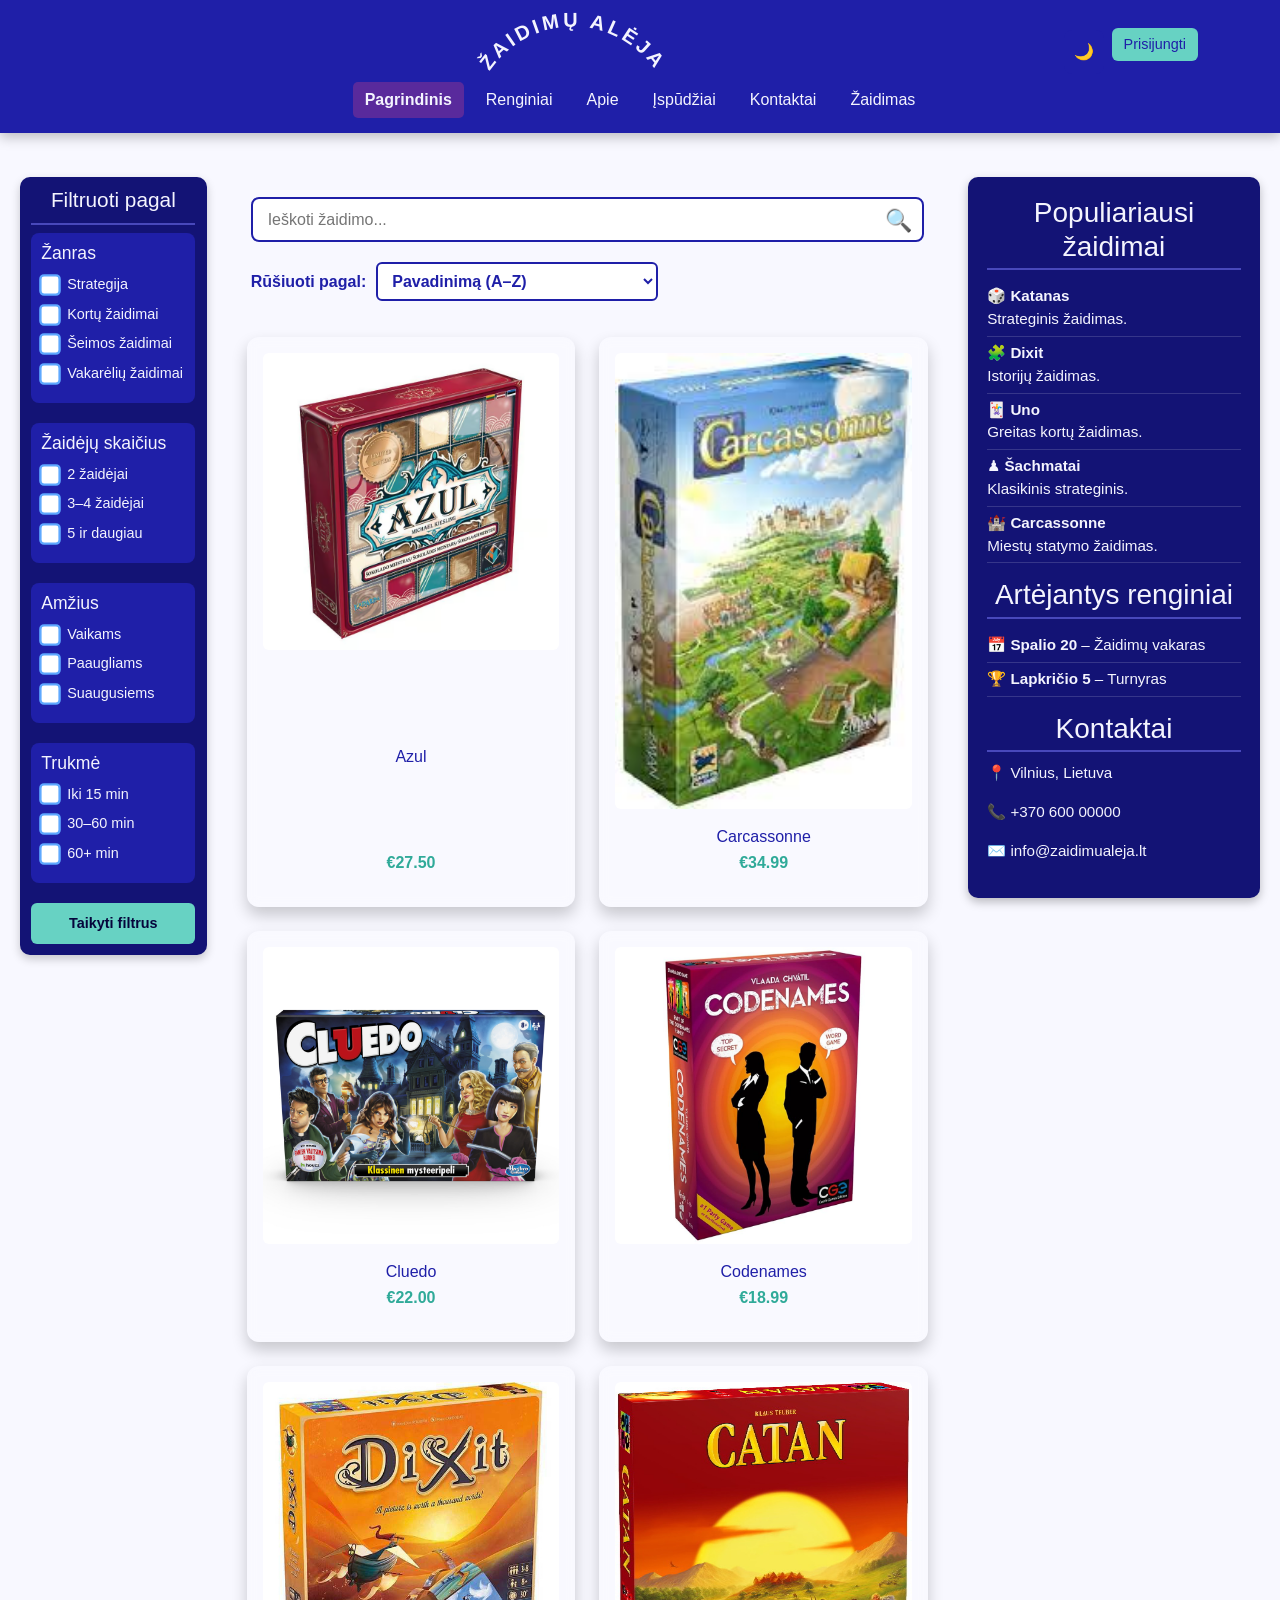
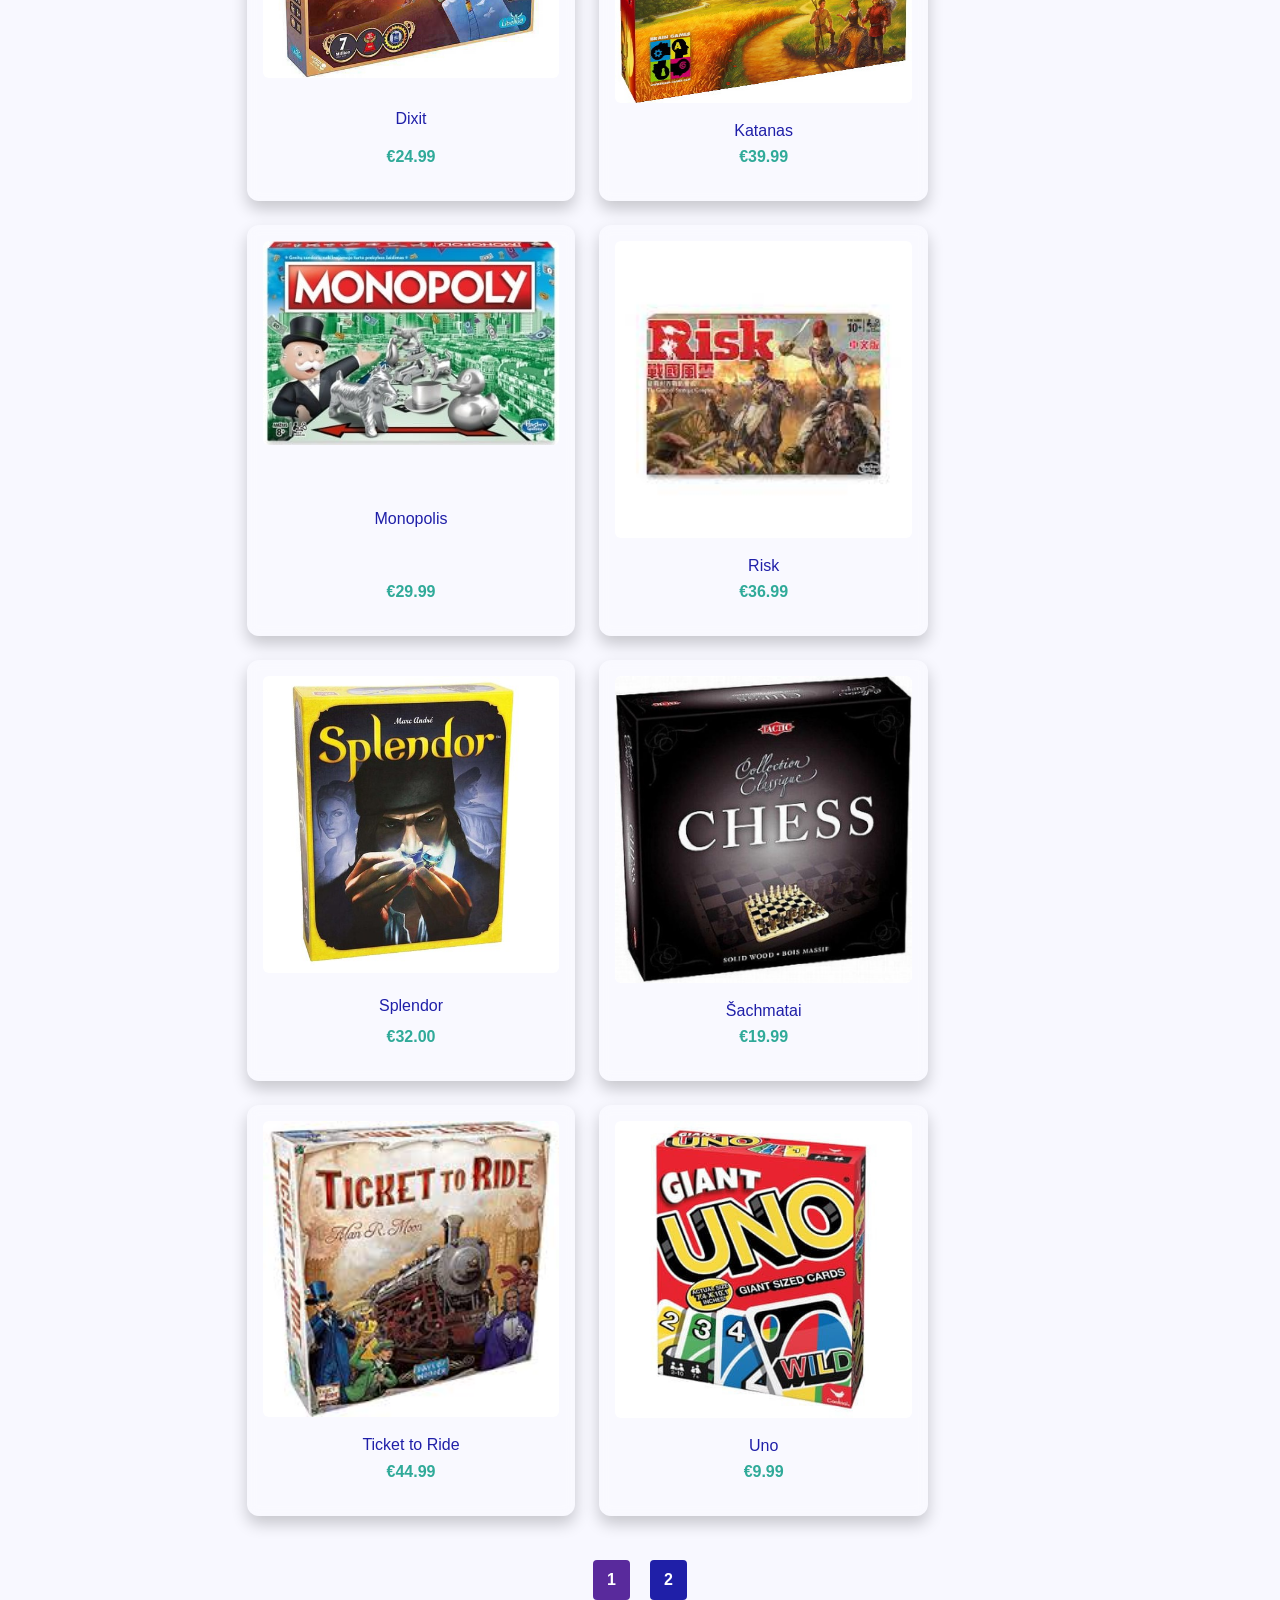
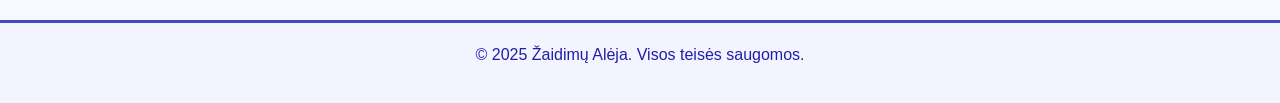
<file: index.html>
<!DOCTYPE html>
<html lang="lt">
<head>
  <meta charset="UTF-8">
  <meta name="viewport" content="width=device-width, initial-scale=1">
  <title>Renginiai – Žaidimų Alėja</title>

  <link rel="icon" type="image/png" href="nuotraukos/favicon.png">
  <link rel="stylesheet" href="https://cdn.jsdelivr.net/npm/bootstrap@5.3.2/dist/css/bootstrap.min.css">
  <link rel="stylesheet" href="css/styles.css">
</head>

<body>

<!-- HEADER -->
<header class="header">
  <div class="container">
    <div class="col-12 d-flex justify-content-between align-items-center">
      <div class="flex-grow-1 text-center">
        <div class="logo-wrapper">
          <svg viewBox="0 0 500 180" class="curved-title">
            <defs>
              <path id="curve" d="M 100,160 A 150,150 0 0 1 400,160" />
            </defs>
            <text fill="#F4F4FE" font-size="30" font-weight="bold">
              <textPath href="#curve" startOffset="50%" text-anchor="middle" letter-spacing="5">
                ŽAIDIMŲ ALĖJA
              </textPath>
            </text>
          </svg>
        </div>
      </div>
<div class="text-end d-flex align-items-center gap-2">
  <button id="nightModeBtn" class="night-btn">
    🌙
  </button>
  <a href="prisijungti.html" class="login-btn">Prisijungti</a>
</div>

    </div>

    <div class="row">
      <div class="col text-center">
        <nav class="nav justify-content-center mt-2">
          <a href="index.html"  class="active">Pagrindinis</a>
          <a href="renginiai.html">Renginiai</a>
          <a href="apie.html">Apie</a>
          <a href="įspūdžiai.html">Įspūdžiai</a>
          <a href="kontaktai.html">Kontaktai</a>
          <a href="zaidimas.html">Žaidimas</a>
        </nav>
      </div>
    </div>
  </div>
  
</header>

<!-- TURINYS -->
<main class="content container-fluid my-4">
  <div class="row g-4">

    <!-- FILTRAI (Desktop kairė) -->
    <aside class="col-12 col-sm-12 col-md-12 col-lg-2 col-xl-2 col-xxl-2 d-none d-lg-block">
      <div class="filters">
        <h3>Filtruoti pagal</h3>

<div class="filter-group">
            <h4>Žanras</h4>
            <label><input type="checkbox" data-group="genre" value="strategija"> Strategija</label>
            <label><input type="checkbox" data-group="genre" value="kortu"> Kortų žaidimai</label>
            <label><input type="checkbox" data-group="genre" value="seimos"> Šeimos žaidimai</label>
            <label><input type="checkbox" data-group="genre" value="vakareliu"> Vakarėlių žaidimai</label>
          </div>

          <div class="filter-group">
            <h4>Žaidėjų skaičius</h4>
            <label><input type="checkbox" data-group="players" value="2"> 2 žaidėjai</label>
            <label><input type="checkbox" data-group="players" value="3-4"> 3–4 žaidėjai</label>
            <label><input type="checkbox" data-group="players" value="5+"> 5 ir daugiau</label>
          </div>

          <div class="filter-group">
            <h4>Amžius</h4>
            <label><input type="checkbox" data-group="age" value="vaikams"> Vaikams</label>
            <label><input type="checkbox" data-group="age" value="paaugliai"> Paaugliams</label>
            <label><input type="checkbox" data-group="age" value="suaugusieji"> Suaugusiems</label>
          </div>

          <div class="filter-group">
            <h4>Trukmė</h4>
            <label><input type="checkbox" data-group="duration" value="iki15"> Iki 15 min</label>
            <label><input type="checkbox" data-group="duration" value="30-60"> 30–60 min</label>
            <label><input type="checkbox" data-group="duration" value="60+"> 60+ min</label>
          </div>

        <button class="filter-btn" type="button" id="applyFiltersDesktop">Taikyti filtrus</button>
      </div>
    </aside>

    <!-- PAGRINDINĖ DALIS -->
    <section class="col-12 col-sm-12 col-md-12 col-lg-7 col-xl-7 col-xxl-7">

      <!-- MOBILŪS FILTRAI -->
      <div class="d-lg-none mb-3">
        <input type="checkbox" id="toggleFiltersMobile" class="toggle-checkbox">
        <label for="toggleFiltersMobile" class="toggle-filters">☰ Filtrai</label>

        <div class="mobile-filters">
          <h3>Filtruoti pagal</h3>

          <div class="filter-group">
            <h4>Žanras</h4>
            <label><input type="checkbox" data-group="genre" value="strategija"> Strategija</label>
            <label><input type="checkbox" data-group="genre" value="kortu"> Kortų žaidimai</label>
            <label><input type="checkbox" data-group="genre" value="seimos"> Šeimos žaidimai</label>
            <label><input type="checkbox" data-group="genre" value="vakareliu"> Vakarėlių žaidimai</label>
          </div>

          <div class="filter-group">
            <h4>Žaidėjų skaičius</h4>
            <label><input type="checkbox" data-group="players" value="2"> 2 žaidėjai</label>
            <label><input type="checkbox" data-group="players" value="3-4"> 3–4 žaidėjai</label>
            <label><input type="checkbox" data-group="players" value="5+"> 5 ir daugiau</label>
          </div>

          <div class="filter-group">
            <h4>Amžius</h4>
            <label><input type="checkbox" data-group="age" value="vaikams"> Vaikams</label>
            <label><input type="checkbox" data-group="age" value="paaugliai"> Paaugliams</label>
            <label><input type="checkbox" data-group="age" value="suaugusieji"> Suaugusiems</label>
          </div>

          <div class="filter-group">
            <h4>Trukmė</h4>
            <label><input type="checkbox" data-group="duration" value="iki15"> Iki 15 min</label>
            <label><input type="checkbox" data-group="duration" value="30-60"> 30–60 min</label>
            <label><input type="checkbox" data-group="duration" value="60+"> 60+ min</label>
          </div>

          <button class="filter-btn" type="button" id="applyFiltersMobile">Taikyti filtrus</button>
        </div>
      </div>

      <!-- PAIEŠKA + RŪŠIAVIMAS -->
      <div class="search-sort-wide mb-3">
        <div class="search-wrapper">
          <div class="search-container">
            <input type="text" placeholder="Ieškoti žaidimo..." class="search-input">
            <button type="button" class="search-icon">🔍</button>
          </div>
        </div>

        <div class="sort-select-inline">
          <label>Rūšiuoti pagal:</label>
          <select id="sortSelect">
            <option value="name-asc">Pavadinimą (A–Z)</option>
            <option value="name-desc">Pavadinimą (Z–A)</option>
            <option value="price-asc">Kainą (mažiausia → didžiausia)</option>
            <option value="price-desc">Kainą (didžiausia → mažiausia)</option>
          </select>
        </div>
      </div>

      <div id="noResults" class="no-results" style="display:none;">Prekė nerasta</div>

      <!-- ŽAIDIMŲ KORTELĖS (su data- atributais) -->
      <section class="main-content">

        <a href="katanas.html" class="game-card"
           data-genre="strategija"
           data-players="3-4,5+"
           data-age="paaugliai,suaugusieji"
           data-duration="60+">
          <img src="nuotraukos/katanas.jpg" alt="Katanas">
          <h3>Katanas</h3>
          <p class="price">€39.99</p>
        </a>

        <div class="game-card"
             data-genre="seimos,vakareliu"
             data-players="3-4,5+"
             data-age="vaikams,paaugliai,suaugusieji"
             data-duration="60+">
          <img src="nuotraukos/monopolis.jpg" alt="Monopolis">
          <h3>Monopolis</h3>
          <p class="price">€29.99</p>
        </div>

        <div class="game-card"
             data-genre="kortu,vakareliu"
             data-players="2,3-4,5+"
             data-age="vaikams,paaugliai,suaugusieji"
             data-duration="iki15">
          <img src="nuotraukos/uno.jpg" alt="Uno">
          <h3>Uno</h3>
          <p class="price">€9.99</p>
        </div>

        <div class="game-card"
             data-genre="seimos,vakareliu"
             data-players="3-4,5+"
             data-age="vaikams,paaugliai,suaugusieji"
             data-duration="30-60">
          <img src="nuotraukos/dixit.jpg" alt="Dixit">
          <h3>Dixit</h3>
          <p class="price">€24.99</p>
        </div>

        <div class="game-card"
             data-genre="strategija"
             data-players="2"
             data-age="vaikams,paaugliai,suaugusieji"
             data-duration="30-60">
          <img src="nuotraukos/sachmatai.jpg" alt="Šachmatai">
          <h3>Šachmatai</h3>
          <p class="price">€19.99</p>
        </div>

        <div class="game-card"
             data-genre="strategija,seimos"
             data-players="2,3-4,5+"
             data-age="paaugliai,suaugusieji"
             data-duration="30-60">
          <img src="nuotraukos/carcassonne.jpg" alt="Carcassonne">
          <h3>Carcassonne</h3>
          <p class="price">€34.99</p>
        </div>

        <div class="game-card"
             data-genre="seimos,strategija"
             data-players="3-4,5+"
             data-age="vaikams,paaugliai,suaugusieji"
             data-duration="60+">
          <img src="nuotraukos/ticket_to_ride.jpg" alt="Ticket to Ride">
          <h3>Ticket to Ride</h3>
          <p class="price">€44.99</p>
        </div>

        <div class="game-card"
             data-genre="vakareliu,kortu"
             data-players="3-4,5+"
             data-age="paaugliai,suaugusieji"
             data-duration="30-60">
          <img src="nuotraukos/codenames.jpg" alt="Codenames">
          <h3>Codenames</h3>
          <p class="price">€18.99</p>
        </div>

        <div class="game-card"
             data-genre="strategija,seimos"
             data-players="2,3-4"
             data-age="vaikams,paaugliai,suaugusieji"
             data-duration="30-60">
          <img src="nuotraukos/azul.jpg" alt="Azul">
          <h3>Azul</h3>
          <p class="price">€27.50</p>
        </div>

        <div class="game-card"
             data-genre="strategija,seimos"
             data-players="2,3-4,5+"
             data-age="paaugliai,suaugusieji"
             data-duration="30-60">
          <img src="nuotraukos/splendor.jpg" alt="Splendor">
          <h3>Splendor</h3>
          <p class="price">€32.00</p>
        </div>

        <div class="game-card"
             data-genre="strategija"
             data-players="3-4,5+"
             data-age="paaugliai,suaugusieji"
             data-duration="60+">
          <img src="nuotraukos/risk.jpg" alt="Risk">
          <h3>Risk</h3>
          <p class="price">€36.99</p>
        </div>

        <div class="game-card"
             data-genre="seimos,vakareliu"
             data-players="3-4,5+"
             data-age="paaugliai,suaugusieji"
             data-duration="30-60">
          <img src="nuotraukos/cluedo.jpg" alt="Cluedo">
          <h3>Cluedo</h3>
          <p class="price">€22.00</p>
        </div>

      </section>

    </section>

    <!-- SIDEBAR (dešinė) -->
    <aside class="col-12 col-sm-12 col-md-12 col-lg-3 col-xl-3 col-xxl-3">
      <div class="sidebar">
        <h3>Populiariausi žaidimai</h3>
        <ul class="game-list">
          <li>🎲 <strong>Katanas</strong><br><span>Strateginis žaidimas.</span></li>
          <li>🧩 <strong>Dixit</strong><br><span>Istorijų žaidimas.</span></li>
          <li>🃏 <strong>Uno</strong><br><span>Greitas kortų žaidimas.</span></li>
          <li>♟ <strong>Šachmatai</strong><br><span>Klasikinis strateginis.</span></li>
          <li>🏰 <strong>Carcassonne</strong><br><span>Miestų statymo žaidimas.</span></li>
        </ul>

        <h3>Artėjantys renginiai</h3>
        <ul class="event-list">
          <li>📅 <strong>Spalio 20</strong> – Žaidimų vakaras</li>
          <li>🏆 <strong>Lapkričio 5</strong> – Turnyras</li>
        </ul>

        <h3>Kontaktai</h3>
        <p>📍 Vilnius, Lietuva</p>
        <p>📞 +370 600 00000</p>
        <p>✉️ info@zaidimualeja.lt</p>
      </div>
    </aside>

  </div>
</main>

<!-- PUSLAPIAVIMAS -->
<div class="pagination text-center mt-4">
  <a href="index.html" class="active">1</a>
  <a href="puslapis2.html">2</a>
</div>

<!-- FOOTER -->
<footer class="footer">
  <p>&copy; 2025 Žaidimų Alėja. Visos teisės saugomos.</p>
</footer>

<script src="js/paieska.js" defer></script>
<script src="js/night.js" defer></script>
</body>
</html>
</file>
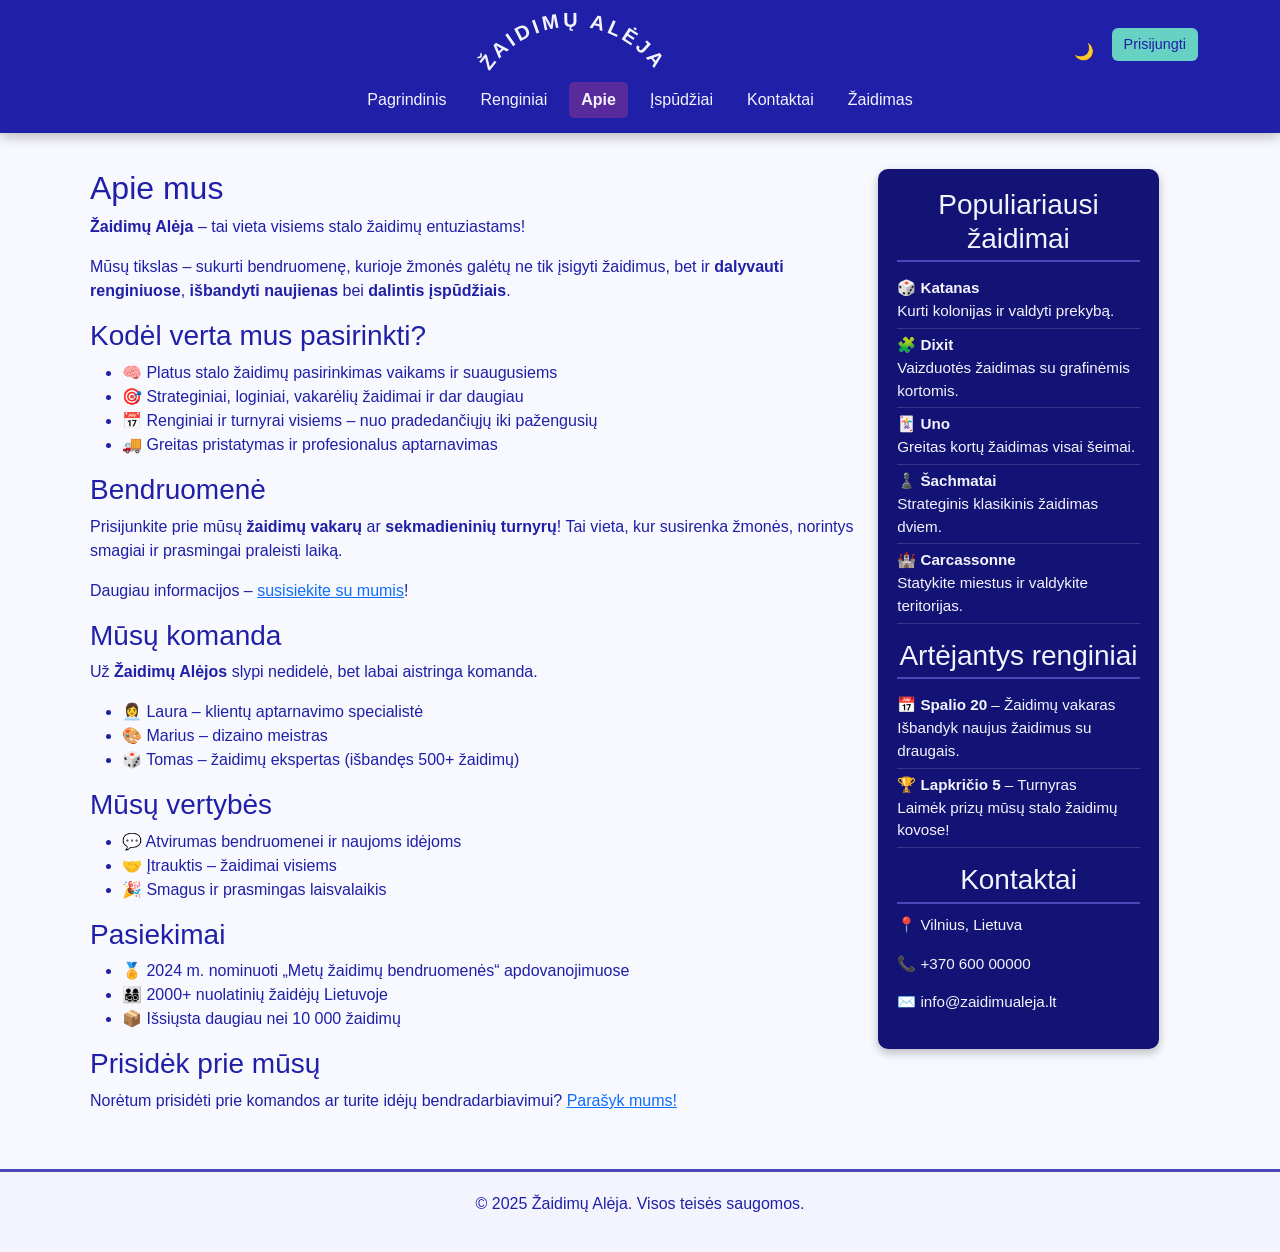
<file: apie.html>
<!DOCTYPE html>
<html lang="lt">
<head>
  <meta charset="UTF-8">
  <meta name="viewport" content="width=device-width, initial-scale=1">
  <title>Apie – Žaidimų Alėja</title>
  <link rel="icon" type="image/png" href="nuotraukos/favicon.png">
  <link rel="stylesheet" href="https://cdn.jsdelivr.net/npm/bootstrap@5.3.2/dist/css/bootstrap.min.css">
  <link rel="stylesheet" href="css/styles.css">
</head>

<body>

  <!-- HEADER -->
<header class="header">
  <div class="container">
    <div class="col-12 d-flex justify-content-between align-items-center">
      <div class="flex-grow-1 text-center">
        <div class="logo-wrapper">
          <svg viewBox="0 0 500 180" class="curved-title">
            <defs>
              <path id="curve" d="M 100,160 A 150,150 0 0 1 400,160" />
            </defs>
            <text fill="#F4F4FE" font-size="30" font-weight="bold">
              <textPath href="#curve" startOffset="50%" text-anchor="middle" letter-spacing="5">
                ŽAIDIMŲ ALĖJA
              </textPath>
            </text>
          </svg>
        </div>
      </div>
<div class="text-end d-flex align-items-center gap-2">
  <button id="nightModeBtn" class="night-btn">
    🌙
  </button>
  <a href="prisijungti.html" class="login-btn">Prisijungti</a>
</div>

    </div>

    <div class="row">
      <div class="col text-center">
        <nav class="nav justify-content-center mt-2">
          <a href="index.html">Pagrindinis</a>
          <a href="renginiai.html">Renginiai</a>
          <a href="apie.html" class="active">Apie</a>
          <a href="įspūdžiai.html">Įspūdžiai</a>
          <a href="kontaktai.html">Kontaktai</a>
          <a href="zaidimas.html">Žaidimas</a>
        </nav>
      </div>
    </div>
  </div>
  
</header>

  <!-- CONTENT -->
  <main class="content container my-3">
    <div class="row g-4 align-items-start">

      <!-- MAIN -->
      <section class="main col-12 col-sm-12 col-md-8 col-lg-8 col-xl-9 col-xxl-9">
        <h2>Apie mus</h2>
        <p><strong>Žaidimų Alėja</strong> – tai vieta visiems stalo žaidimų entuziastams!</p>
        <p>Mūsų tikslas – sukurti bendruomenę, kurioje žmonės galėtų ne tik įsigyti žaidimus, bet ir
          <strong>dalyvauti renginiuose</strong>, <strong>išbandyti naujienas</strong> bei <strong>dalintis įspūdžiais</strong>.
        </p>

        <h3>Kodėl verta mus pasirinkti?</h3>
        <ul>
          <li>🧠 Platus stalo žaidimų pasirinkimas vaikams ir suaugusiems</li>
          <li>🎯 Strateginiai, loginiai, vakarėlių žaidimai ir dar daugiau</li>
          <li>📅 Renginiai ir turnyrai visiems – nuo pradedančiųjų iki pažengusių</li>
          <li>🚚 Greitas pristatymas ir profesionalus aptarnavimas</li>
        </ul>

        <h3>Bendruomenė</h3>
        <p>Prisijunkite prie mūsų <strong>žaidimų vakarų</strong> ar <strong>sekmadieninių turnyrų</strong>! Tai vieta, kur
          susirenka žmonės, norintys smagiai ir prasmingai praleisti laiką.</p>
        <p>Daugiau informacijos – <a href="kontaktai.html">susisiekite su mumis</a>!</p>

        <h3>Mūsų komanda</h3>
        <p>Už <strong>Žaidimų Alėjos</strong> slypi nedidelė, bet labai aistringa komanda.</p>
        <ul>
          <li>👩‍💼 Laura – klientų aptarnavimo specialistė</li>
          <li>🎨 Marius – dizaino meistras</li>
          <li>🎲 Tomas – žaidimų ekspertas (išbandęs 500+ žaidimų)</li>
        </ul>

        <h3>Mūsų vertybės</h3>
        <ul>
          <li>💬 Atvirumas bendruomenei ir naujoms idėjoms</li>
          <li>🤝 Įtrauktis – žaidimai visiems</li>
          <li>🎉 Smagus ir prasmingas laisvalaikis</li>
        </ul>

        <h3>Pasiekimai</h3>
        <ul>
          <li>🏅 2024 m. nominuoti „Metų žaidimų bendruomenės“ apdovanojimuose</li>
          <li>👨‍👩‍👧‍👦 2000+ nuolatinių žaidėjų Lietuvoje</li>
          <li>📦 Išsiųsta daugiau nei 10 000 žaidimų</li>
        </ul>

        <h3>Prisidėk prie mūsų</h3>
        <p>Norėtum prisidėti prie komandos ar turite idėjų bendradarbiavimui?
          <a href="kontaktai.html">Parašyk mums!</a>
        </p>
      </section>

      <!-- SIDEBAR -->
      <aside class="sidebar col-12 col-sm-12 col-md-4 col-lg-4 col-xl-3 col-xxl-3">
        <h3>Populiariausi žaidimai</h3>
        <ul class="game-list">
          <li>🎲 <strong>Katanas</strong><br><span class="desc">Kurti kolonijas ir valdyti prekybą.</span></li>
          <li>🧩 <strong>Dixit</strong><br><span class="desc">Vaizduotės žaidimas su grafinėmis kortomis.</span></li>
          <li>🃏 <strong>Uno</strong><br><span class="desc">Greitas kortų žaidimas visai šeimai.</span></li>
          <li>♟️ <strong>Šachmatai</strong><br><span class="desc">Strateginis klasikinis žaidimas dviem.</span></li>
          <li>🏰 <strong>Carcassonne</strong><br><span class="desc">Statykite miestus ir valdykite teritorijas.</span></li>
        </ul>

        <h3>Artėjantys renginiai</h3>
        <ul class="event-list">
          <li>📅 <strong>Spalio 20</strong> – Žaidimų vakaras<br><span class="desc">Išbandyk naujus žaidimus su draugais.</span></li>
          <li>🏆 <strong>Lapkričio 5</strong> – Turnyras<br><span class="desc">Laimėk prizų mūsų stalo žaidimų kovose!</span></li>
        </ul>

        <h3>Kontaktai</h3>
        <p>📍 Vilnius, Lietuva</p>
        <p>📞 +370 600 00000</p>
        <p>✉️ info@zaidimualeja.lt</p>
      </aside>

    </div>
  </main>

  <!-- FOOTER -->
  <footer class="footer">
    <p>&copy; 2025 Žaidimų Alėja. Visos teisės saugomos.</p>
  </footer>
<script src="js/night.js" defer></script>
</body>
</html>
</file>
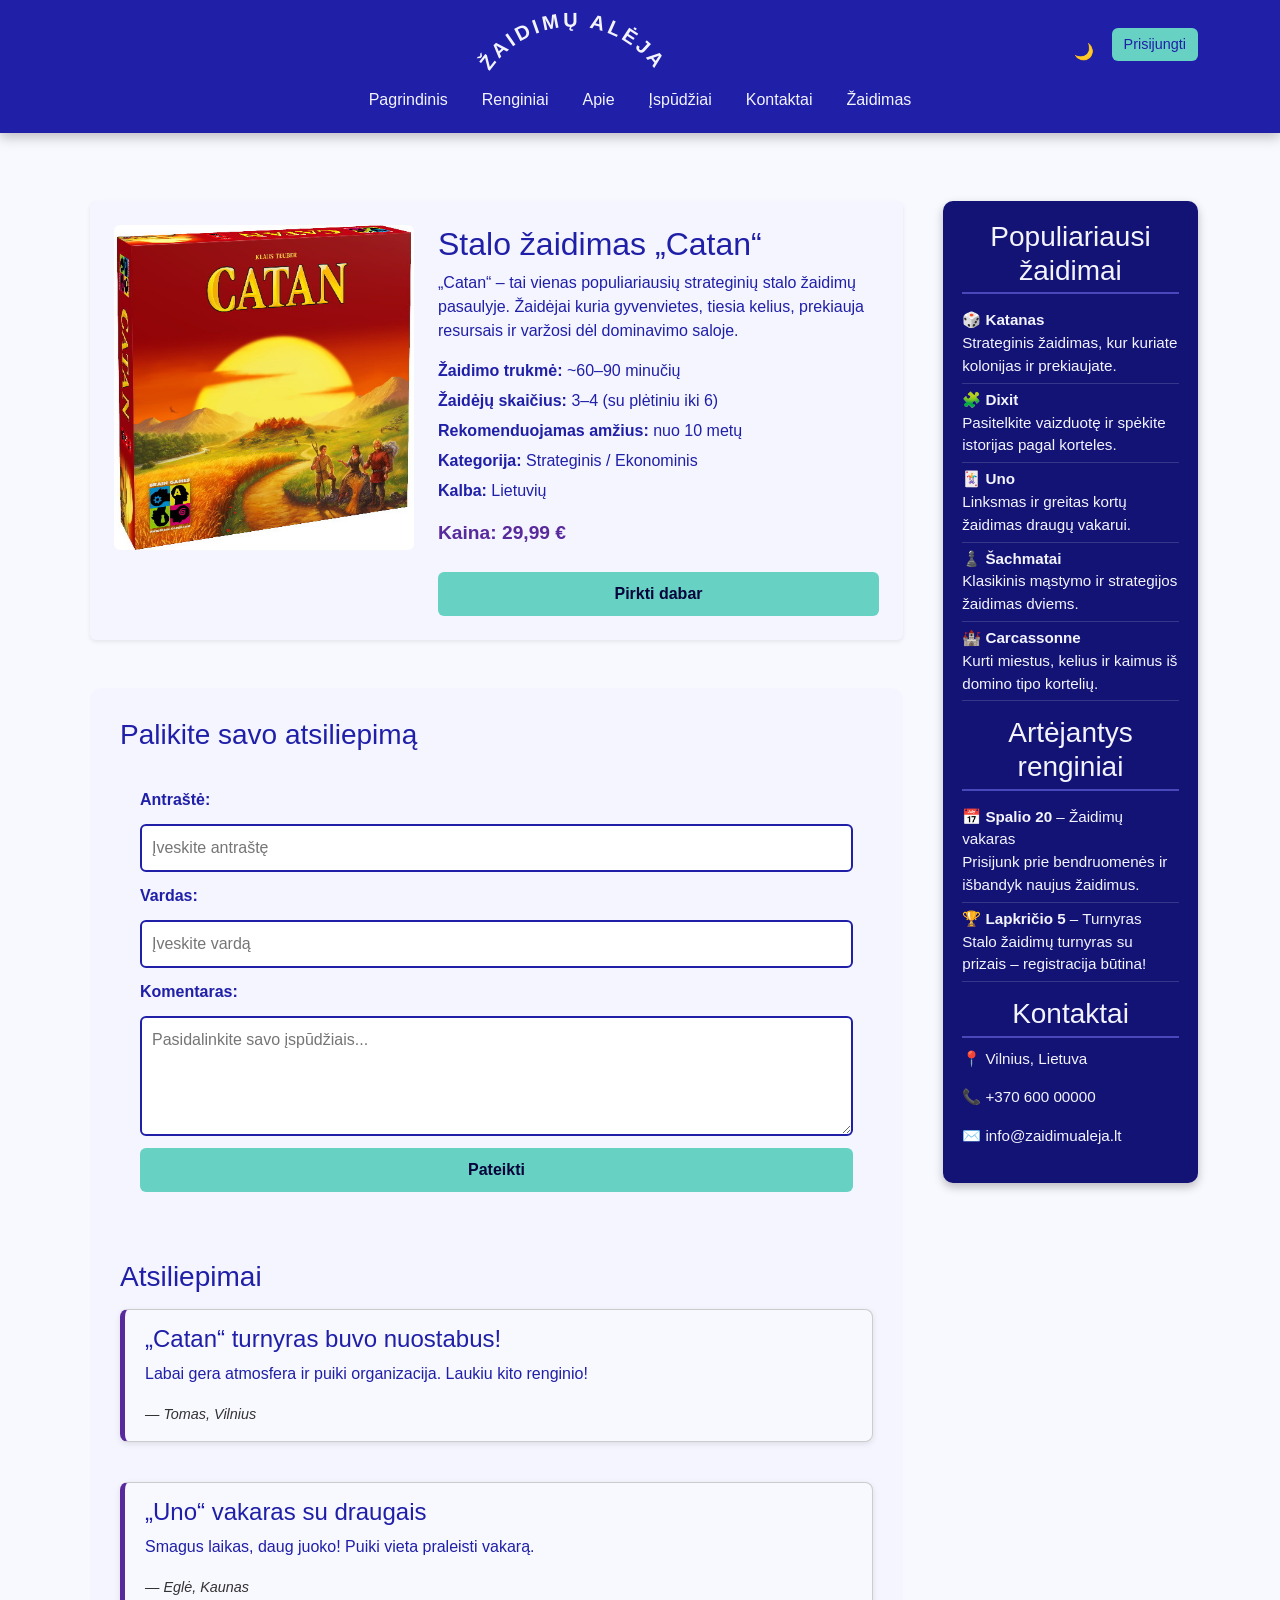
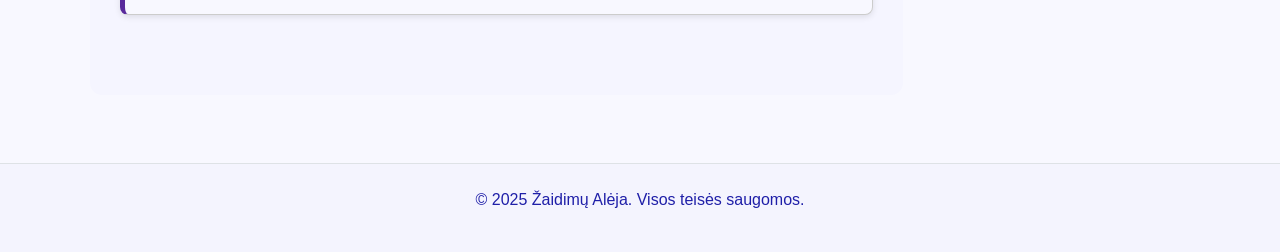
<file: katanas.html>
<!DOCTYPE html>
<html lang="lt">
<head>
  <meta charset="UTF-8" />
  <meta name="viewport" content="width=device-width, initial-scale=1.0" />
  <title>Stalo žaidimas – Žaidimų Alėja</title>
  <link rel="icon" type="image/png" href="nuotraukos/favicon.png" />
  <link rel="stylesheet" href="https://cdn.jsdelivr.net/npm/bootstrap@5.3.2/dist/css/bootstrap.min.css">
  <link rel="stylesheet" href="css/styles.css" />
</head>
<body class="product-puslapis">

  <!-- HEADER -->
<header class="header">
  <div class="container">
    <div class="col-12 d-flex justify-content-between align-items-center">
      <div class="flex-grow-1 text-center">
        <div class="logo-wrapper">
          <svg viewBox="0 0 500 180" class="curved-title">
            <defs>
              <path id="curve" d="M 100,160 A 150,150 0 0 1 400,160" />
            </defs>
            <text fill="#F4F4FE" font-size="30" font-weight="bold">
              <textPath href="#curve" startOffset="50%" text-anchor="middle" letter-spacing="5">
                ŽAIDIMŲ ALĖJA
              </textPath>
            </text>
          </svg>
        </div>
      </div>
<div class="text-end d-flex align-items-center gap-2">
  <button id="nightModeBtn" class="night-btn">
    🌙
  </button>
  <a href="prisijungti.html" class="login-btn">Prisijungti</a>
</div>

    </div>

    <div class="row">
      <div class="col text-center">
        <nav class="nav justify-content-center mt-2">
          <a href="index.html">Pagrindinis</a>
          <a href="renginiai.html">Renginiai</a>
          <a href="apie.html">Apie</a>
          <a href="įspūdžiai.html">Įspūdžiai</a>
          <a href="kontaktai.html">Kontaktai</a>
          <a href="zaidimas.html">Žaidimas</a>
        </nav>
      </div>
    </div>
  </div>
  
</header>

  <!-- TURINYS -->
<main class="content container my-5">
  <div class="row g-5 align-items-start">

    <section class="col-12 col-sm-12 col-md-12 col-lg-9 col-xl-9 col-xxl-9">


        <!-- PRODUKTO INFORMACIJA -->
        <div class="product-box d-flex flex-column flex-md-row align-items-start gap-4 p-4 rounded shadow-sm">

          <div class="product-image text-center">
            <img src="nuotraukos/katanas.jpg" alt="Stalo žaidimas Catan" class="img-fluid rounded">
          </div>
          <div class="product-info flex-grow-1">
            <h2>Stalo žaidimas „Catan“</h2>
            <p>„Catan“ – tai vienas populiariausių strateginių stalo žaidimų pasaulyje. Žaidėjai kuria gyvenvietes, tiesia kelius, prekiauja resursais ir varžosi dėl dominavimo saloje.</p>

            <ul class="product-details">
              <li><strong>Žaidimo trukmė:</strong> ~60–90 minučių</li>
              <li><strong>Žaidėjų skaičius:</strong> 3–4 (su plėtiniu iki 6)</li>
              <li><strong>Rekomenduojamas amžius:</strong> nuo 10 metų</li>
              <li><strong>Kategorija:</strong> Strateginis / Ekonominis</li>
              <li><strong>Kalba:</strong> Lietuvių</li>
            </ul>

            <p class="price">Kaina: <strong>29,99 €</strong></p>
            <button class="filter-btn mt-2">Pirkti dabar</button>
          </div>
        </div>

<!-- ATSILIEPIMAI -->
<div class="reviews-section mt-5">
  <h3>Palikite savo atsiliepimą</h3>
  <form id="reviewForm" data-storage="reviews_catan" class="comment-form mt-3" action="#" method="post">
    <label for="review-title">Antraštė:</label>
    <input type="text" id="review-title" name="review-title" placeholder="Įveskite antraštę" required>

    <label for="user-name">Vardas:</label>
    <input type="text" id="user-name" name="user-name" placeholder="Įveskite vardą" required>

    <label for="user-comment">Komentaras:</label>
    <textarea id="user-comment" name="user-comment" rows="4" placeholder="Pasidalinkite savo įspūdžiais..." required></textarea>

    <button type="submit" class="filter-btn">Pateikti</button>
  </form>

  <h3 class="mt-5">Atsiliepimai</h3>
  <div id="reviewsList" class="reviews mt-3">
    <article class="review">
      <h4>„Catan“ turnyras buvo nuostabus!</h4>
      <p>Labai gera atmosfera ir puiki organizacija. Laukiu kito renginio!</p>
      <span>— Tomas, Vilnius</span>
    </article>

    <article class="review">
      <h4>„Uno“ vakaras su draugais</h4>
      <p>Smagus laikas, daug juoko! Puiki vieta praleisti vakarą.</p>
      <span>— Eglė, Kaunas</span>
    </article>
  </div>
</div>

      </section>

      <!-- ŠONINĖ JUOSTA -->
<div class="col-12 col-sm-12 col-md-12 col-lg-3 col-xl-3 col-xxl-3 px-3">
  <aside class="sidebar">
        <h3>Populiariausi žaidimai</h3>
        <ul class="game-list">
          <li>🎲 <strong>Katanas</strong><br><span class="desc">Strateginis žaidimas, kur kuriate kolonijas ir prekiaujate.</span></li>
          <li>🧩 <strong>Dixit</strong><br><span class="desc">Pasitelkite vaizduotę ir spėkite istorijas pagal korteles.</span></li>
          <li>🃏 <strong>Uno</strong><br><span class="desc">Linksmas ir greitas kortų žaidimas draugų vakarui.</span></li>
          <li>♟️ <strong>Šachmatai</strong><br><span class="desc">Klasikinis mąstymo ir strategijos žaidimas dviems.</span></li>
          <li>🏰 <strong>Carcassonne</strong><br><span class="desc">Kurti miestus, kelius ir kaimus iš domino tipo kortelių.</span></li>
        </ul>

        <h3>Artėjantys renginiai</h3>
        <ul class="event-list">
          <li>📅 <strong>Spalio 20</strong> – Žaidimų vakaras<br><span class="desc">Prisijunk prie bendruomenės ir išbandyk naujus žaidimus.</span></li>
          <li>🏆 <strong>Lapkričio 5</strong> – Turnyras<br><span class="desc">Stalo žaidimų turnyras su prizais – registracija būtina!</span></li>
        </ul>

        <h3>Kontaktai</h3>
        <p>📍 Vilnius, Lietuva</p>
        <p>📞 +370 600 00000</p>
        <p>✉️ info@zaidimualeja.lt</p>
      </aside>
    </div>
  </main>

  <!-- FOOTER -->
  <footer class="footer text-center py-4 border-top">
    <p>&copy; 2025 Žaidimų Alėja. Visos teisės saugomos.</p>
  </footer>
<script src="js/reviews.js" defer></script>
<script src="js/night.js" defer></script>

</body>
</html>
</file>
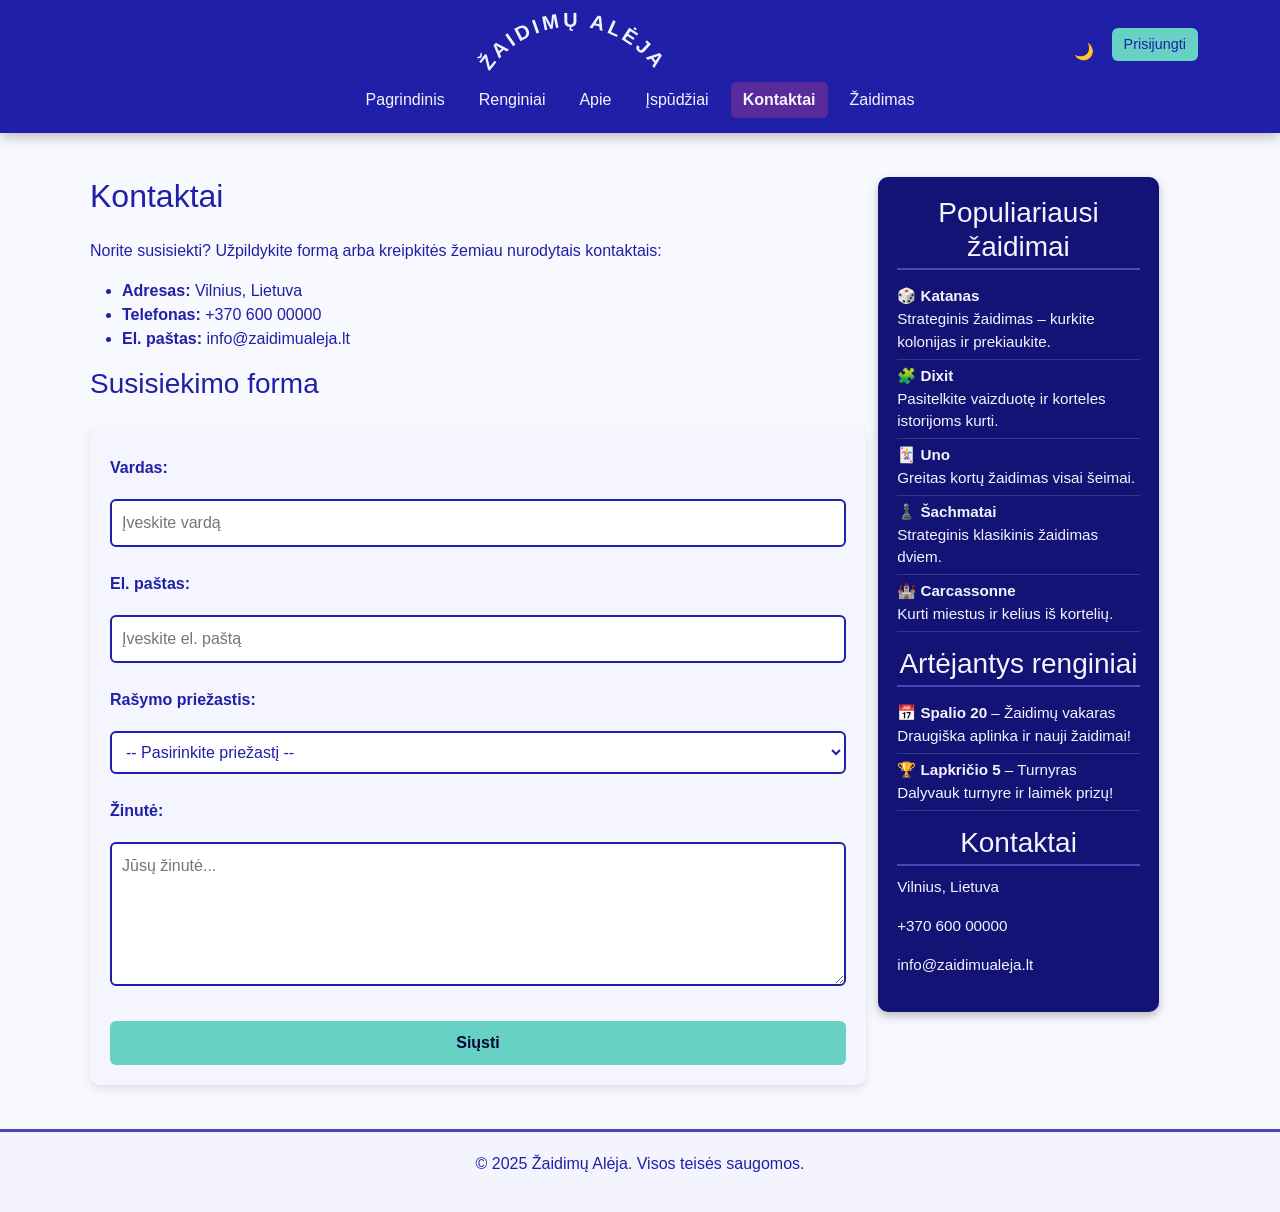
<file: kontaktai.html>
<!DOCTYPE html>
<html lang="lt">
<head>
  <meta charset="UTF-8">
  <meta name="viewport" content="width=device-width, initial-scale=1">
  <title>Kontaktai – Žaidimų Alėja</title>

  <link rel="icon" type="image/png" href="nuotraukos/favicon.png">
  <link rel="stylesheet" href="https://cdn.jsdelivr.net/npm/bootstrap@5.3.2/dist/css/bootstrap.min.css">
  <link rel="stylesheet" href="css/styles.css">
</head>
<body>

<header class="header">
  <div class="container">
    <div class="col-12 d-flex justify-content-between align-items-center">
      <div class="flex-grow-1 text-center">
        <div class="logo-wrapper">
          <svg viewBox="0 0 500 180" class="curved-title">
            <defs>
              <path id="curve" d="M 100,160 A 150,150 0 0 1 400,160" />
            </defs>
            <text fill="#F4F4FE" font-size="30" font-weight="bold">
              <textPath href="#curve" startOffset="50%" text-anchor="middle" letter-spacing="5">
                ŽAIDIMŲ ALĖJA
              </textPath>
            </text>
          </svg>
        </div>
      </div>

      <div class="text-end d-flex align-items-center gap-2">
        <button id="nightModeBtn" class="night-btn" type="button">🌙</button>
        <a href="prisijungti.html" class="login-btn">Prisijungti</a>
      </div>
    </div>

    <div class="row">
      <div class="col text-center">
        <nav class="nav justify-content-center mt-2">
          <a href="index.html">Pagrindinis</a>
          <a href="renginiai.html">Renginiai</a>
          <a href="apie.html">Apie</a>
          <a href="įspūdžiai.html">Įspūdžiai</a>
          <a href="kontaktai.html" class="active">Kontaktai</a>
          <a href="zaidimas.html">Žaidimas</a>
        </nav>
      </div>
    </div>
  </div>
</header>

<!-- TURINYS -->
<main class="content container my-4">
  <div class="row g-4 align-items-start">

    <!-- MAIN -->
    <section class="main col-12 col-sm-12 col-md-12 col-lg-8 col-xl-9 col-xxl-9">
      <h2 class="mb-4">Kontaktai</h2>
      <p>Norite susisiekti? Užpildykite formą arba kreipkitės žemiau nurodytais kontaktais:</p>

      <ul>
        <li><strong>Adresas:</strong> Vilnius, Lietuva</li>
        <li><strong>Telefonas:</strong> +370 600 00000</li>
        <li><strong>El. paštas:</strong> info@zaidimualeja.lt</li>
      </ul>

      <h3>Susisiekimo forma</h3>

      <!-- FORM (JS validacija) -->
      <form class="contact-form" action="#" method="post" novalidate>
        <label for="name">Vardas:</label>
        <input type="text" id="name" name="name" placeholder="Įveskite vardą" required>

        <label for="email">El. paštas:</label>
        <input type="email" id="email" name="email" placeholder="Įveskite el. paštą" required>

        <label for="reason">Rašymo priežastis:</label>
        <select id="reason" name="reason" required>
          <option value="">-- Pasirinkite priežastį --</option>
          <option value="klausimas">Bendras klausimas</option>
          <option value="registracija">Registracija</option>
          <option value="bendradarbiavimas">Bendradarbiavimo pasiūlymas</option>
          <option value="darbas">Dėl darbo / savanorystės</option>
          <option value="atsiliepimas">Atsiliepimas / pasiūlymas</option>
          <option value="kita">Kita</option>
        </select>

        <label for="message">Žinutė:</label>
        <textarea id="message" name="message" rows="5" placeholder="Jūsų žinutė..." required></textarea>

        <button type="submit" class="filter-btn">Siųsti</button>
      </form>
    </section>

    <!-- SIDEBAR -->
    <aside class="sidebar col-12 col-sm-12 col-md-12 col-lg-4 col-xl-3 col-xxl-3">
      <h3>Populiariausi žaidimai</h3>
      <ul class="game-list">
        <li>🎲 <strong>Katanas</strong><br><span class="desc">Strateginis žaidimas – kurkite kolonijas ir prekiaukite.</span></li>
        <li>🧩 <strong>Dixit</strong><br><span class="desc">Pasitelkite vaizduotę ir korteles istorijoms kurti.</span></li>
        <li>🃏 <strong>Uno</strong><br><span class="desc">Greitas kortų žaidimas visai šeimai.</span></li>
        <li>♟️ <strong>Šachmatai</strong><br><span class="desc">Strateginis klasikinis žaidimas dviem.</span></li>
        <li>🏰 <strong>Carcassonne</strong><br><span class="desc">Kurti miestus ir kelius iš kortelių.</span></li>
      </ul>

      <h3>Artėjantys renginiai</h3>
      <ul class="event-list">
        <li>📅 <strong>Spalio 20</strong> – Žaidimų vakaras<br><span class="desc">Draugiška aplinka ir nauji žaidimai!</span></li>
        <li>🏆 <strong>Lapkričio 5</strong> – Turnyras<br><span class="desc">Dalyvauk turnyre ir laimėk prizų!</span></li>
      </ul>

      <h3>Kontaktai</h3>
      <p>Vilnius, Lietuva</p>
      <p>+370 600 00000</p>
      <p>info@zaidimualeja.lt</p>
    </aside>

  </div>
</main>

<footer class="footer">
  <p>&copy; 2025 Žaidimų Alėja. Visos teisės saugomos.</p>
</footer>

<!-- JS -->
<script src="js/night.js" defer></script>
<script src="js/contact.js" defer></script>
</body>
</html>
</file>
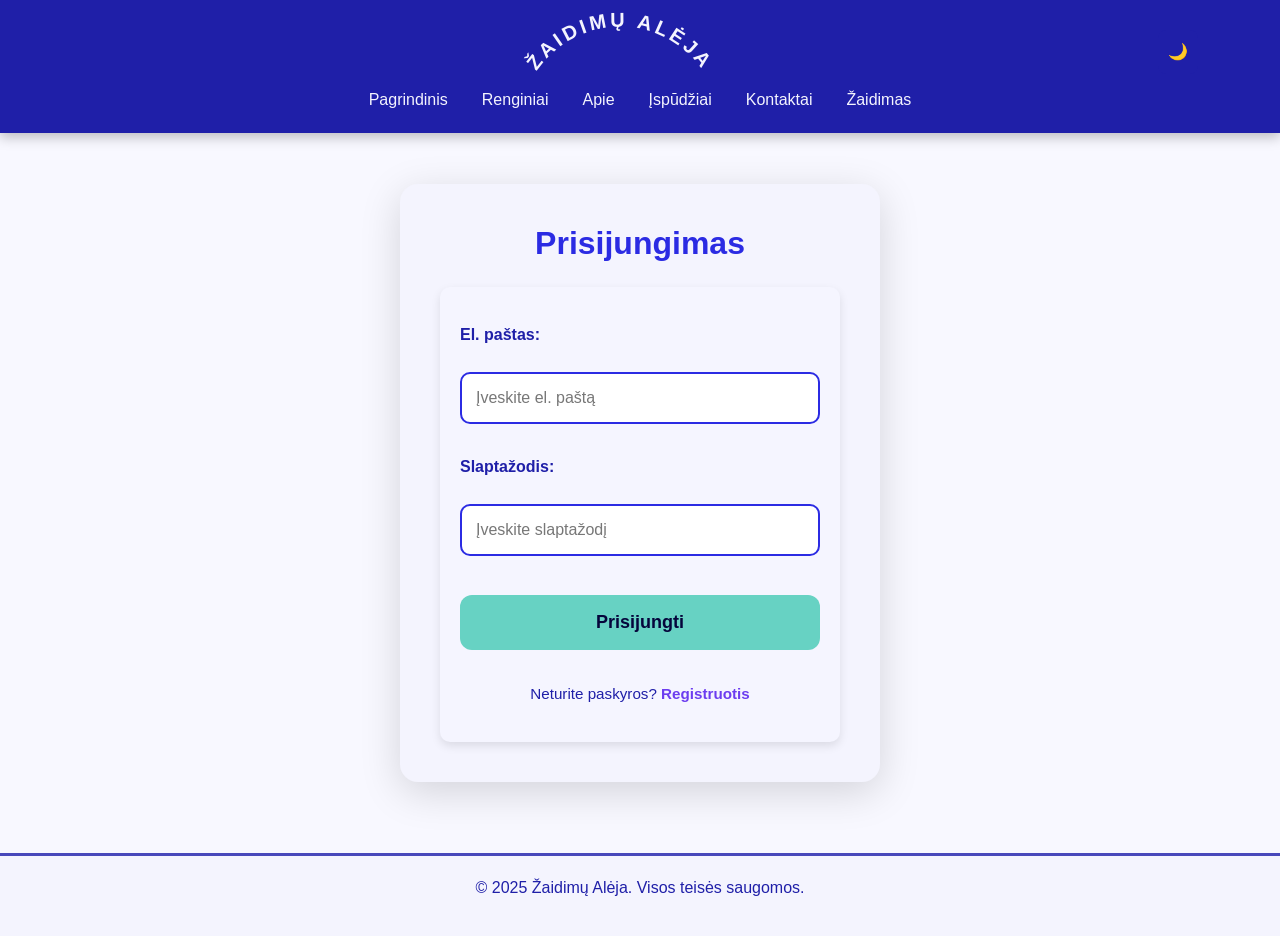
<file: prisijungti.html>
<!DOCTYPE html>
<html lang="lt">
<head>
  <meta charset="UTF-8" />
  <meta name="viewport" content="width=device-width, initial-scale=1" />
  <title>Prisijungti – Žaidimų Alėja</title>

  <link rel="icon" type="image/png" href="nuotraukos/favicon.png" />
  <link rel="stylesheet" href="https://cdn.jsdelivr.net/npm/bootstrap@5.3.2/dist/css/bootstrap.min.css">
  <link rel="stylesheet" href="css/styles.css" />
</head>
<body>

<!-- HEADER (tokis pats kaip kituose puslapiuose) -->
<header class="header">
  <div class="container">
    <div class="col-12 d-flex justify-content-between align-items-center">

      <!-- LOGO -->
      <div class="flex-grow-1 text-center">
        <div class="logo-wrapper">
          <svg viewBox="0 0 500 180" class="curved-title">
            <defs>
              <path id="curve" d="M 100,160 A 150,150 0 0 1 400,160" />
            </defs>
            <text fill="#F4F4FE" font-size="30" font-weight="bold">
              <textPath href="#curve" startOffset="50%" text-anchor="middle" letter-spacing="5">
                ŽAIDIMŲ ALĖJA
              </textPath>
            </text>
          </svg>
        </div>
      </div>

      <!-- DEŠINĖ -->
      <div class="text-end d-flex align-items-center gap-2">
        <button id="nightModeBtn" class="night-btn" type="button">🌙</button>

      </div>

    </div>

    <!-- NAV -->
    <div class="row">
      <div class="col text-center">
        <nav class="nav justify-content-center mt-2">
          <a href="index.html">Pagrindinis</a>
          <a href="renginiai.html">Renginiai</a>
          <a href="apie.html">Apie</a>
          <a href="įspūdžiai.html">Įspūdžiai</a>
          <a href="kontaktai.html">Kontaktai</a>
          <a href="zaidimas.html">Žaidimas</a>
        </nav>
      </div>
    </div>

  </div>
</header>
  <!-- PAGRINDINĖ DALIS -->
  <main class="prisijungti-container">
    <section class="login-section">
      <h2>Prisijungimas</h2>
      <form id="loginForm" class="contact-form" novalidate>


        <label for="email">El. paštas:</label>
        <input type="email" id="email" name="email" placeholder="Įveskite el. paštą" required>

        <label for="password">Slaptažodis:</label>
        <input type="password" id="password" name="password" placeholder="Įveskite slaptažodį" required>

        <button type="submit" class="filter-btn">Prisijungti</button>

        <p class="form-bottom-text">
          Neturite paskyros? <a href="registracija.html">Registruotis</a>
        </p>
      </form>    
    </section>
  </main>

  <!-- FOOTER -->
  <footer class="footer">
    <p>&copy; 2025 Žaidimų Alėja. Visos teisės saugomos.</p>
  </footer>
  <script src="js/login.js" defer></script>


<script src="js/night.js" defer></script>
</body>
</html>
</file>
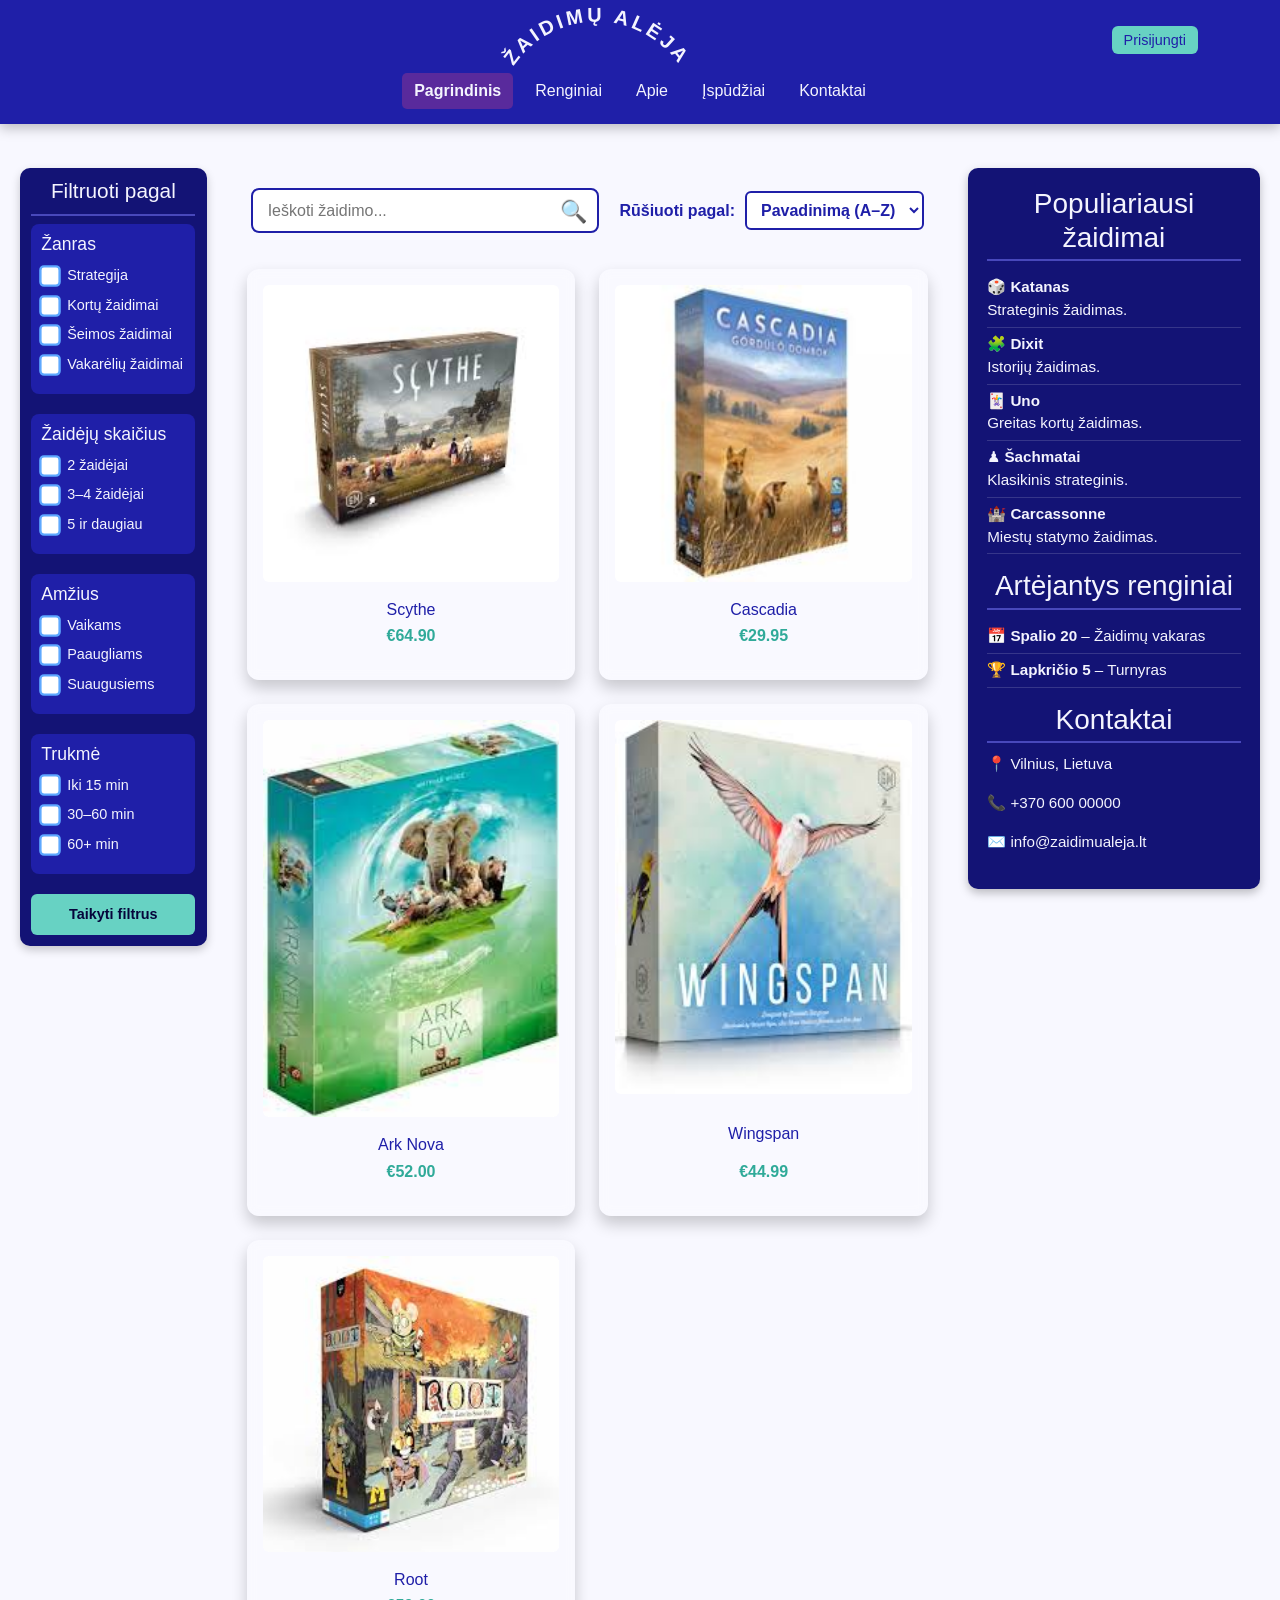
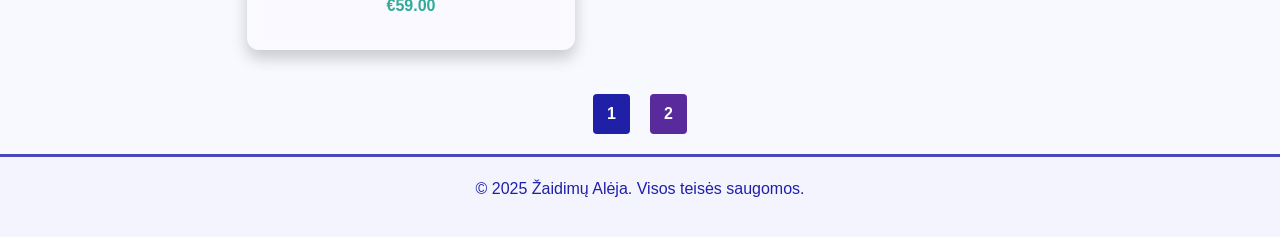
<file: puslapis2.html>
<!DOCTYPE html>
<html lang="lt">
<head>
  <meta charset="UTF-8">
  <meta name="viewport" content="width=device-width, initial-scale=1">
  <title>Renginiai – Žaidimų Alėja</title>

  <link rel="icon" type="image/png" href="nuotraukos/favicon.png">
  <link rel="stylesheet" href="https://cdn.jsdelivr.net/npm/bootstrap@5.3.2/dist/css/bootstrap.min.css">
  <link rel="stylesheet" href="css/styles.css">

</head>

<body>

<!-- HEADER -->
<header class="header">
  <div class="container">
    <div class="col-12 d-flex justify-content-between align-items-center">
      <div class="flex-grow-1 text-center">
      <div class="logo-wrapper">
  <svg viewBox="0 0 500 180" class="curved-title">
    <defs>
      <path id="curve" d="M 100,160 A 150,150 0 0 1 400,160" />
    </defs>
    <text fill="#F4F4FE" font-size="30" font-weight="bold">
      <textPath href="#curve" startOffset="50%" text-anchor="middle" letter-spacing="5">
        ŽAIDIMŲ ALĖJA
      </textPath>
    </text>
  </svg>
</div>
      </div>
      <div class="text-end">
        <a href="prisijungti.html" class="login-btn">Prisijungti</a>
      </div>
    </div>

    <div class="row">
      <div class="col text-center">
        <nav class="nav justify-content-center mt-2">
          <a href="index.html" class="active">Pagrindinis</a>
          <a href="renginiai.html">Renginiai</a>
          <a href="apie.html">Apie</a>
          <a href="įspūdžiai.html">Įspūdžiai</a>
          <a href="kontaktai.html">Kontaktai</a>
        </nav>
      </div>
    </div>
  </div>
</header>

<!-- TURINYS -->
<main class="content container-fluid my-4">
  <div class="row g-4">

    <!-- FILTRŲ SKILTIS (kairė) -->
    <aside class="col-12 col-sm-12 col-md-12 col-lg-2 col-xl-2 col-xxl-2 d-none d-lg-block">
      <div class="filters">
        <h3>Filtruoti pagal</h3>

        <div class="filter-group">
          <h4>Žanras</h4>
          <label><input type="checkbox"> Strategija</label>
          <label><input type="checkbox"> Kortų žaidimai</label>
          <label><input type="checkbox"> Šeimos žaidimai</label>
          <label><input type="checkbox"> Vakarėlių žaidimai</label>
        </div>

        <div class="filter-group">
          <h4>Žaidėjų skaičius</h4>
          <label><input type="checkbox"> 2 žaidėjai</label>
          <label><input type="checkbox"> 3–4 žaidėjai</label>
          <label><input type="checkbox"> 5 ir daugiau</label>
        </div>

        <div class="filter-group">
          <h4>Amžius</h4>
          <label><input type="checkbox"> Vaikams</label>
          <label><input type="checkbox"> Paaugliams</label>
          <label><input type="checkbox"> Suaugusiems</label>
        </div>

        <div class="filter-group">
          <h4>Trukmė</h4>
          <label><input type="checkbox"> Iki 15 min</label>
          <label><input type="checkbox"> 30–60 min</label>
          <label><input type="checkbox"> 60+ min</label>
        </div>

        <button class="filter-btn">Taikyti filtrus</button>
      </div>
    </aside>



    <!-- PAGRINDINĖ DALIS-->
    <section class="col-12 col-sm-12 col-md-12 col-lg-7 col-xl-7 col-xxl-7">

      <!-- MOBILŪS FILTRAI -->
      <div class="d-lg-none mb-2">
        <input type="checkbox" id="toggleFiltersMobile" class="toggle-checkbox">
        <label for="toggleFiltersMobile" class="toggle-filters">☰ Filtrai</label>

        <div class="mobile-filters">
          <h3>Filtruoti pagal</h3>

          <div class="filter-group">
            <h4>Žanras</h4>
            <label><input type="checkbox"> Strategija</label>
            <label><input type="checkbox"> Kortų žaidimai</label>
            <label><input type="checkbox"> Šeimos žaidimai</label>
            <label><input type="checkbox"> Vakarėlių žaidimai</label>
          </div>

          <div class="filter-group">
            <h4>Žaidėjų skaičius</h4>
            <label><input type="checkbox"> 2 žaidėjai</label>
            <label><input type="checkbox"> 3–4 žaidėjai</label>
            <label><input type="checkbox"> 5 ir daugiau</label>
          </div>

          <div class="filter-group">
            <h4>Amžius</h4>
            <label><input type="checkbox"> Vaikams</label>
            <label><input type="checkbox"> Paaugliams</label>
            <label><input type="checkbox"> Suaugusiems</label>
          </div>

          <div class="filter-group">
            <h4>Trukmė</h4>
            <label><input type="checkbox"> Iki 15 min</label>
            <label><input type="checkbox"> 30–60 min</label>
            <label><input type="checkbox"> 60+ min</label>
          </div>

          <button class="filter-btn">Taikyti filtrus</button>
        </div>
      </div>

      <!-- PAIEŠKA + RŪŠIAVIMAS -->
<div class="search-sort-wide mb-3">

    <div class="search-wrapper">
        <div class="search-container">
            <input type="text" placeholder="Ieškoti žaidimo..." class="search-input">
            <span class="search-icon">🔍</span>
        </div>
    </div>

    <div class="sort-select-inline">
        <label>Rūšiuoti pagal:</label>
        <select>
          <option>Pavadinimą (A–Z)</option>
        </select>
    </div>

</div>


      <!-- ŽAIDIMŲ KORTELĖS -->
      <section class="main-content">

<div class="game-card">
  <img src="nuotraukos/scythe.jpg" alt="Scythe">
  <h3>Scythe</h3>
  <p class="price">€64.90</p>
</div>

<div class="game-card">
  <img src="nuotraukos/cascadia.jpg" alt="Cascadia">
  <h3>Cascadia</h3>
  <p class="price">€29.95</p>
</div>

<div class="game-card">
  <img src="nuotraukos/ark_nova.jpg" alt="Ark Nova">
  <h3>Ark Nova</h3>
  <p class="price">€52.00</p>
</div>
<div class="game-card">
  <img src="nuotraukos/wingspan.jpg" alt="Wingspan">
  <h3>Wingspan</h3>
  <p class="price">€44.99</p>
</div>

<div class="game-card">
  <img src="nuotraukos/root.jpg" alt="Root">
  <h3>Root</h3>
  <p class="price">€59.00</p>
</div>

      </section>

    </section>


    <!-- SIDEBAR (dešinė) -->
    <aside class="col-12 col-sm-12 col-md-12 col-lg-3 col-xl-3 col-xxl-3">

      <div class="sidebar">
        <h3>Populiariausi žaidimai</h3>
        <ul class="game-list">
          <li>🎲 <strong>Katanas</strong><br><span>Strateginis žaidimas.</span></li>
          <li>🧩 <strong>Dixit</strong><br><span>Istorijų žaidimas.</span></li>
          <li>🃏 <strong>Uno</strong><br><span>Greitas kortų žaidimas.</span></li>
          <li>♟ <strong>Šachmatai</strong><br><span>Klasikinis strateginis.</span></li>
          <li>🏰 <strong>Carcassonne</strong><br><span>Miestų statymo žaidimas.</span></li>
        </ul>

        <h3>Artėjantys renginiai</h3>
        <ul class="event-list">
          <li>📅 <strong>Spalio 20</strong> – Žaidimų vakaras</li>
          <li>🏆 <strong>Lapkričio 5</strong> – Turnyras</li>
        </ul>

        <h3>Kontaktai</h3>
        <p>📍 Vilnius, Lietuva</p>
        <p>📞 +370 600 00000</p>
        <p>✉️ info@zaidimualeja.lt</p>
      </div>
    </aside>

  </div>
</main>


<!-- PUSLAPIAVIMAS -->
<div class="pagination text-center mt-4">
  <a href="index.html">1</a>
  <a href="puslapis2.html" class="active">2</a>
</div>





<!-- FOOTER -->
<footer class="footer">
  <p>&copy; 2025 Žaidimų Alėja. Visos teisės saugomos.</p>
</footer>

</body>
</html>
</file>
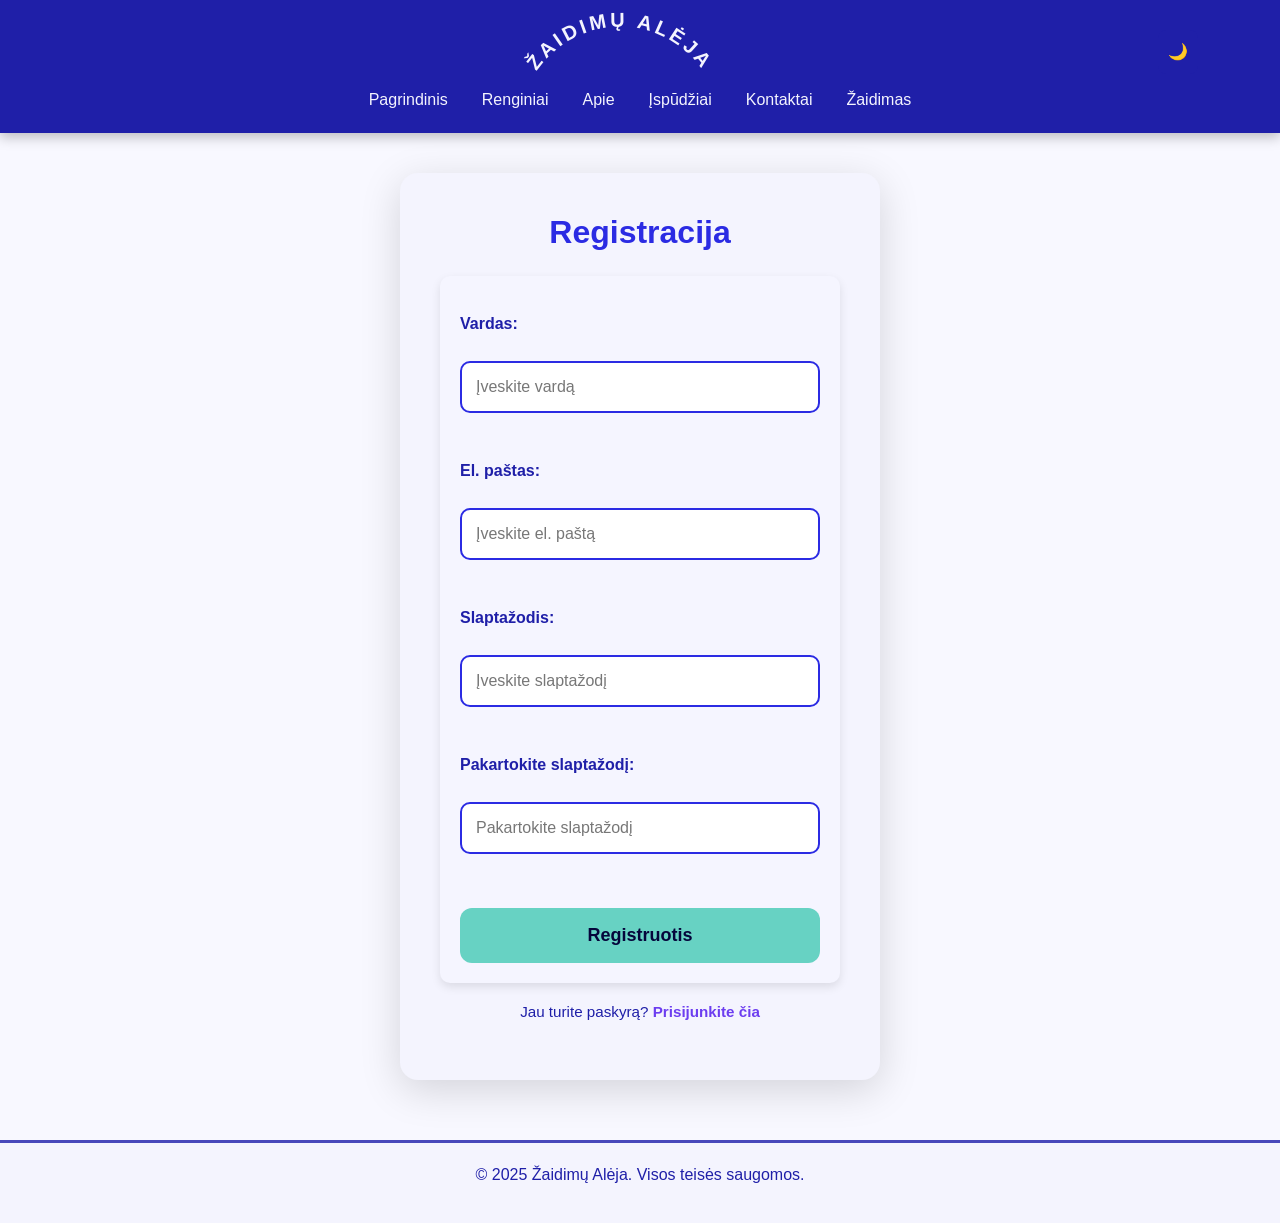
<file: registracija.html>
<!DOCTYPE html>
<html lang="lt">
<head>
  <meta charset="UTF-8" />
  <meta name="viewport" content="width=device-width, initial-scale=1" />
  <title>Prisijungti – Žaidimų Alėja</title>

  <link rel="icon" type="image/png" href="nuotraukos/favicon.png" />
  <link rel="stylesheet" href="https://cdn.jsdelivr.net/npm/bootstrap@5.3.2/dist/css/bootstrap.min.css">
  <link rel="stylesheet" href="css/styles.css" />
</head>
<body>

<header class="header">
  <div class="container">
    <div class="col-12 d-flex justify-content-between align-items-center">

      <div class="flex-grow-1 text-center">
        <div class="logo-wrapper">
          <svg viewBox="0 0 500 180" class="curved-title">
            <defs>
              <path id="curve" d="M 100,160 A 150,150 0 0 1 400,160" />
            </defs>
            <text fill="#F4F4FE" font-size="30" font-weight="bold">
              <textPath href="#curve" startOffset="50%" text-anchor="middle" letter-spacing="5">
                ŽAIDIMŲ ALĖJA
              </textPath>
            </text>
          </svg>
        </div>
      </div>

      <div class="text-end d-flex align-items-center gap-2">
        <button id="nightModeBtn" class="night-btn" type="button">🌙</button>

      </div>

    </div>

    <div class="row">
      <div class="col text-center">
        <nav class="nav justify-content-center mt-2">
          <a href="index.html">Pagrindinis</a>
          <a href="renginiai.html">Renginiai</a>
          <a href="apie.html">Apie</a>
          <a href="įspūdžiai.html">Įspūdžiai</a>
          <a href="kontaktai.html">Kontaktai</a>
          <a href="zaidimas.html">Žaidimas</a>
        </nav>
      </div>
    </div>

  </div>
</header>

    <main class="prisijungti-container">
      <section class="login-section">
        <h2>Registracija</h2>
<form id="registerForm" class="contact-form">

  <label>Vardas:</label>
  <input type="text" id="regName" placeholder="Įveskite vardą">
  <div class="error" id="errorName"></div>

  <label>El. paštas:</label>
  <input type="email" id="regEmail" placeholder="Įveskite el. paštą">
  <div class="error" id="errorEmail"></div>

  <label>Slaptažodis:</label>
  <input type="password" id="regPassword" placeholder="Įveskite slaptažodį">
  <div class="error" id="errorPassword"></div>

  <label>Pakartokite slaptažodį:</label>
  <input type="password" id="regPassword2" placeholder="Pakartokite slaptažodį">
  <div class="error" id="errorPassword2"></div>

  <button type="submit" class="filter-btn">Registruotis</button>
</form>


        <p class="form-bottom-text">
          Jau turite paskyrą? <a href="prisijungti.html">Prisijunkite čia</a>
        </p>
      </section>
    </main>

    <!-- FOOTER -->
    <footer class="footer">
      <p>&copy; 2025 Žaidimų Alėja. Visos teisės saugomos.</p>
    </footer>

  </div>
  <script src="js/register.js" defer></script>
<script src="js/night.js" defer></script>
</body>
</html>
</file>
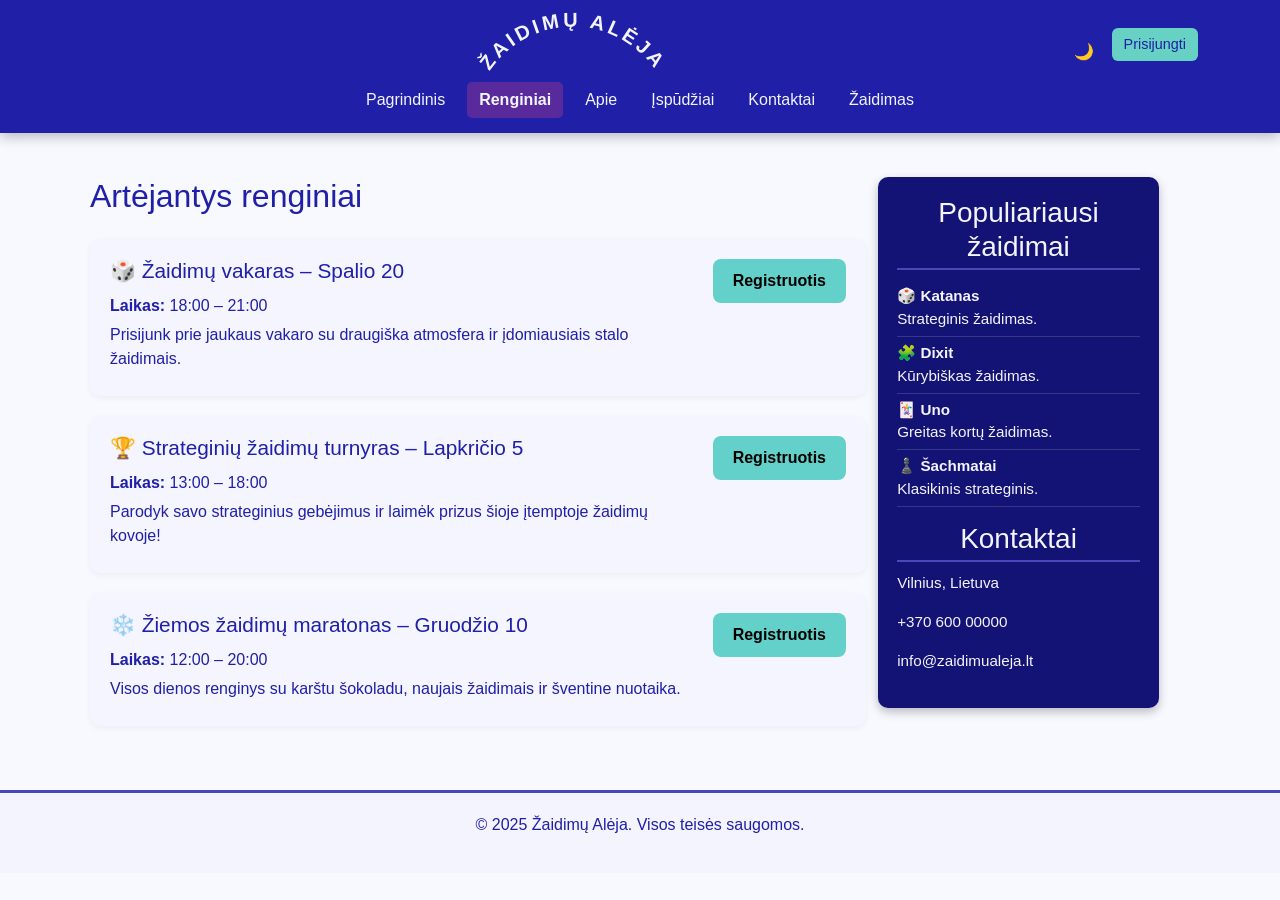
<file: renginiai.html>
<!DOCTYPE html>
<html lang="lt">
<head>
  <meta charset="UTF-8">
  <meta name="viewport" content="width=device-width, initial-scale=1">
  <title>Renginiai – Žaidimų Alėja</title>

  <link rel="icon" type="image/png" href="nuotraukos/favicon.png">
  <link rel="stylesheet" href="https://cdn.jsdelivr.net/npm/bootstrap@5.3.2/dist/css/bootstrap.min.css">
  <link rel="stylesheet" href="css/styles.css">
</head>
<body>

<!-- HEADER -->
<header class="header">
  <div class="container">
    <div class="col-12 d-flex justify-content-between align-items-center">
      <div class="flex-grow-1 text-center">
        <div class="logo-wrapper">
          <svg viewBox="0 0 500 180" class="curved-title">
            <defs>
              <path id="curve" d="M 100,160 A 150,150 0 0 1 400,160" />
            </defs>
            <text fill="#F4F4FE" font-size="30" font-weight="bold">
              <textPath href="#curve" startOffset="50%" text-anchor="middle" letter-spacing="5">
                ŽAIDIMŲ ALĖJA
              </textPath>
            </text>
          </svg>
        </div>
      </div>

      <div class="text-end d-flex align-items-center gap-2">
        <button id="nightModeBtn" class="night-btn" type="button">🌙</button>
        <a href="prisijungti.html" class="login-btn">Prisijungti</a>
      </div>
    </div>

    <div class="row">
      <div class="col text-center">
        <nav class="nav justify-content-center mt-2">
          <a href="index.html">Pagrindinis</a>
          <a href="renginiai.html" class="active">Renginiai</a>
          <a href="apie.html">Apie</a>
          <a href="įspūdžiai.html">Įspūdžiai</a>
          <a href="kontaktai.html">Kontaktai</a>
          <a href="zaidimas.html">Žaidimas</a>
        </nav>
      </div>
    </div>
  </div>
</header>

<!-- TURINYS -->
<main class="content container my-4">
  <div class="row g-4 align-items-start">

    <!-- MAIN -->
    <section class="main col-12 col-lg-8 col-xl-9">
      <h2 class="mb-4">Artėjantys renginiai</h2>

      <div class="event-card">
        <div class="event-info">
          <h3>🎲 Žaidimų vakaras – Spalio 20</h3>
          <p><strong>Laikas:</strong> 18:00 – 21:00</p>
          <p>Prisijunk prie jaukaus vakaro su draugiška atmosfera ir įdomiausiais stalo žaidimais.</p>
        </div>
        <div class="event-action">
          <button class="filter-btn register-btn"
                  data-event="Žaidimų vakaras – Spalio 20">
            Registruotis
          </button>
        </div>
      </div>

      <div class="event-card">
        <div class="event-info">
          <h3>🏆 Strateginių žaidimų turnyras – Lapkričio 5</h3>
          <p><strong>Laikas:</strong> 13:00 – 18:00</p>
          <p>Parodyk savo strateginius gebėjimus ir laimėk prizus šioje įtemptoje žaidimų kovoje!</p>
        </div>
        <div class="event-action">
          <button class="filter-btn register-btn"
                  data-event="Strateginių žaidimų turnyras – Lapkričio 5">
            Registruotis
          </button>
        </div>
      </div>

      <div class="event-card">
        <div class="event-info">
          <h3>❄️ Žiemos žaidimų maratonas – Gruodžio 10</h3>
          <p><strong>Laikas:</strong> 12:00 – 20:00</p>
          <p>Visos dienos renginys su karštu šokoladu, naujais žaidimais ir šventine nuotaika.</p>
        </div>
        <div class="event-action">
          <button class="filter-btn register-btn"
                  data-event="Žiemos žaidimų maratonas – Gruodžio 10">
            Registruotis
          </button>
        </div>
      </div>
    </section>

    <aside class="sidebar col-12 col-lg-4 col-xl-3">
      <h3>Populiariausi žaidimai</h3>
      <ul class="game-list">
        <li>🎲 <strong>Katanas</strong><br><span class="desc">Strateginis žaidimas.</span></li>
        <li>🧩 <strong>Dixit</strong><br><span class="desc">Kūrybiškas žaidimas.</span></li>
        <li>🃏 <strong>Uno</strong><br><span class="desc">Greitas kortų žaidimas.</span></li>
        <li>♟️ <strong>Šachmatai</strong><br><span class="desc">Klasikinis strateginis.</span></li>
      </ul>

      <h3>Kontaktai</h3>
      <p>Vilnius, Lietuva</p>
      <p>+370 600 00000</p>
      <p>info@zaidimualeja.lt</p>
    </aside>

  </div>
</main>

<footer class="footer">
  <p>&copy; 2025 Žaidimų Alėja. Visos teisės saugomos.</p>
</footer>

<div id="eventModal" class="event-modal">
  <div class="event-modal-content">
    <h3 id="eventTitle"></h3>

    <form id="eventForm">
      <label for="eventName">Vardas:</label>
      <input type="text" id="eventName" required>

      <label for="eventEmail">El. paštas:</label>
      <input type="email" id="eventEmail" required>

      <div class="modal-actions">
        <button type="submit" class="filter-btn">Registruotis</button>
        <button type="button" id="closeModal" class="filter-btn secondary">
          Atšaukti
        </button>
      </div>
    </form>
  </div>
</div>

<script src="js/night.js" defer></script>
<script src="js/event-register.js" defer></script>

</body>
</html>
</file>
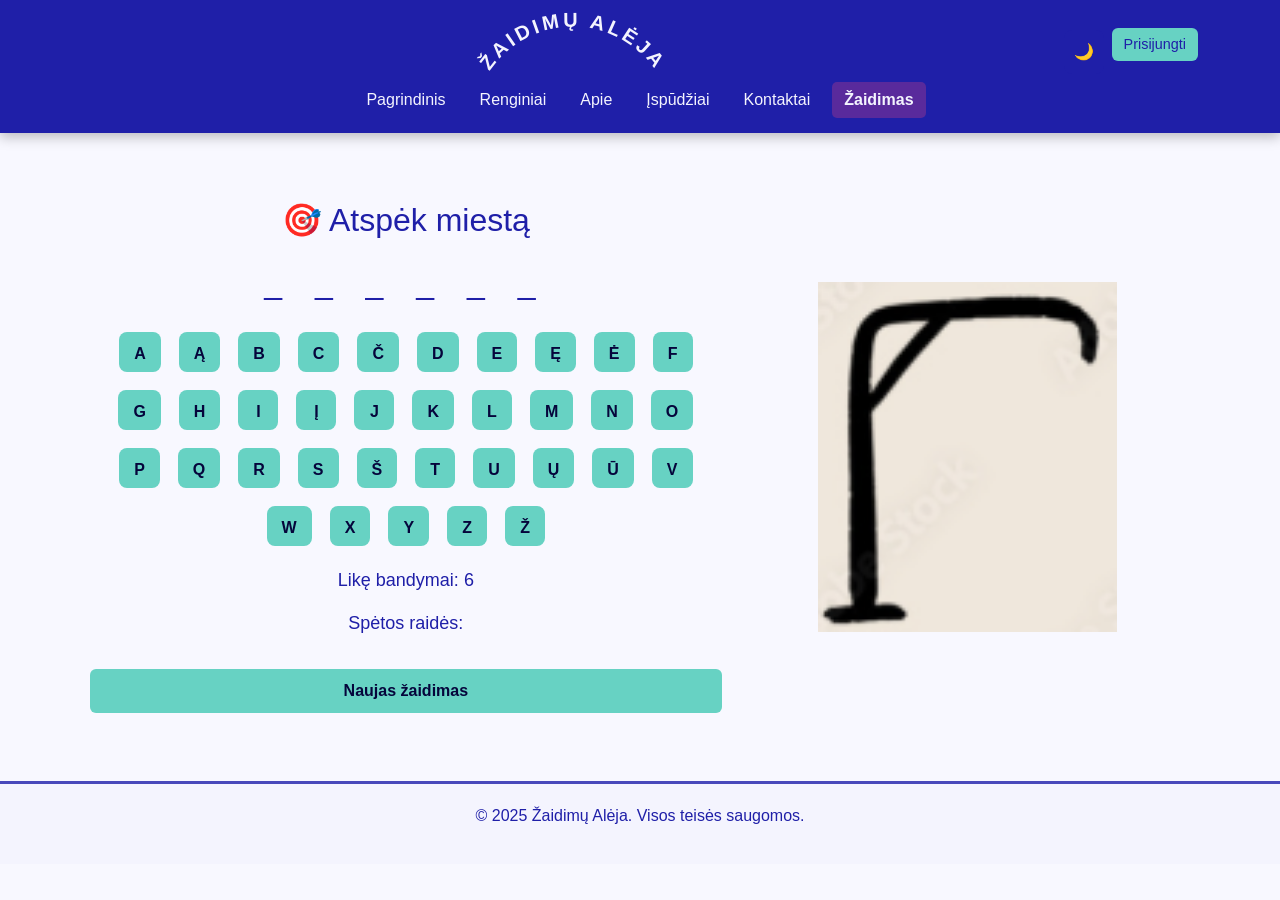
<file: zaidimas.html>
<!DOCTYPE html>
<html lang="lt">
<head>
  <meta charset="UTF-8" />
  <meta name="viewport" content="width=device-width, initial-scale=1" />
  <title>Atspėk miestą – Žaidimų Alėja</title>
  <link rel="icon" type="image/png" href="nuotraukos/favicon.png" />
  <link rel="stylesheet" href="https://cdn.jsdelivr.net/npm/bootstrap@5.3.2/dist/css/bootstrap.min.css" />
  <link rel="stylesheet" href="css/styles.css" />
</head>

<body>
<header class="header">
  <div class="container">
    <div class="col-12 d-flex justify-content-between align-items-center">
      <div class="flex-grow-1 text-center">
        <div class="logo-wrapper">
          <svg viewBox="0 0 500 180" class="curved-title">
            <defs>
              <path id="curve" d="M 100,160 A 150,150 0 0 1 400,160" />
            </defs>
            <text fill="#F4F4FE" font-size="30" font-weight="bold">
              <textPath href="#curve" startOffset="50%" text-anchor="middle" letter-spacing="5">
                ŽAIDIMŲ ALĖJA
              </textPath>
            </text>
          </svg>
        </div>
      </div>
      <div class="text-end d-flex align-items-center gap-2">
        <button id="nightModeBtn" class="night-btn">🌙</button>
        <a href="prisijungti.html" class="login-btn">Prisijungti</a>
      </div>
    </div>
    <div class="row">
      <div class="col text-center">
        <nav class="nav justify-content-center mt-2">
          <a href="index.html">Pagrindinis</a>
          <a href="renginiai.html">Renginiai</a>
          <a href="apie.html">Apie</a>
          <a href="įspūdžiai.html">Įspūdžiai</a>
          <a href="kontaktai.html">Kontaktai</a>
          <a href="zaidimas.html" class="active">Žaidimas</a>
        </nav>
      </div>
    </div>
  </div>
</header>

<main class="content container my-5">
  <div class="row justify-content-center align-items-center g-4 flex-lg-row-reverse">
    <div class="col-lg-5 text-center">
      <img id="karstykleImage" src="nuotraukos/karstykle0.png" alt="Karstyklė" class="img-fluid karstykle-img" />
    </div>

    <div class="col-lg-7 text-center">
      <h2 class="mb-3">🎯 Atspėk miestą</h2>
      <div id="wordDisplay" class="fs-2 mb-3">_ _ _ _ _</div>
      <div id="letterButtons" class="letter-grid mb-3"></div>

      <div id="status" class="mt-3">
        <p>Likę bandymai: <span id="attemptsLeft">6</span></p>
        <p>Spėtos raidės: <span id="guessedLetters">-</span></p>
        <p id="resultMessage" class="fw-bold mt-2"></p>
      </div>

      <button id="restartBtn" class="filter-btn mt-3">Naujas žaidimas</button>
    </div>
  </div>
</main>


<footer class="footer">
  <p>&copy; 2025 Žaidimų Alėja. Visos teisės saugomos.</p>
</footer>
<div class="modal fade" id="resultModal" tabindex="-1" aria-labelledby="resultModalLabel" aria-hidden="true">
  <div class="modal-dialog modal-dialog-centered">
    <div class="modal-content text-center">
      <div class="modal-header">
        <h5 class="modal-title w-100" id="resultModalLabel">Žaidimo rezultatas</h5>
      </div>
      <div class="modal-body">
        <p id="modalMessage" class="fs-5"></p>
      </div>
      <div class="modal-footer justify-content-center">
        <button type="button" class="btn btn-success" id="modalRestartBtn">🔁 Bandyti dar kartą</button>
      </div>
    </div>
  </div>
</div>
<script src="js/night.js" defer></script>
<script src="js/zaidimas.js" defer></script>
</body>
</html>
</file>
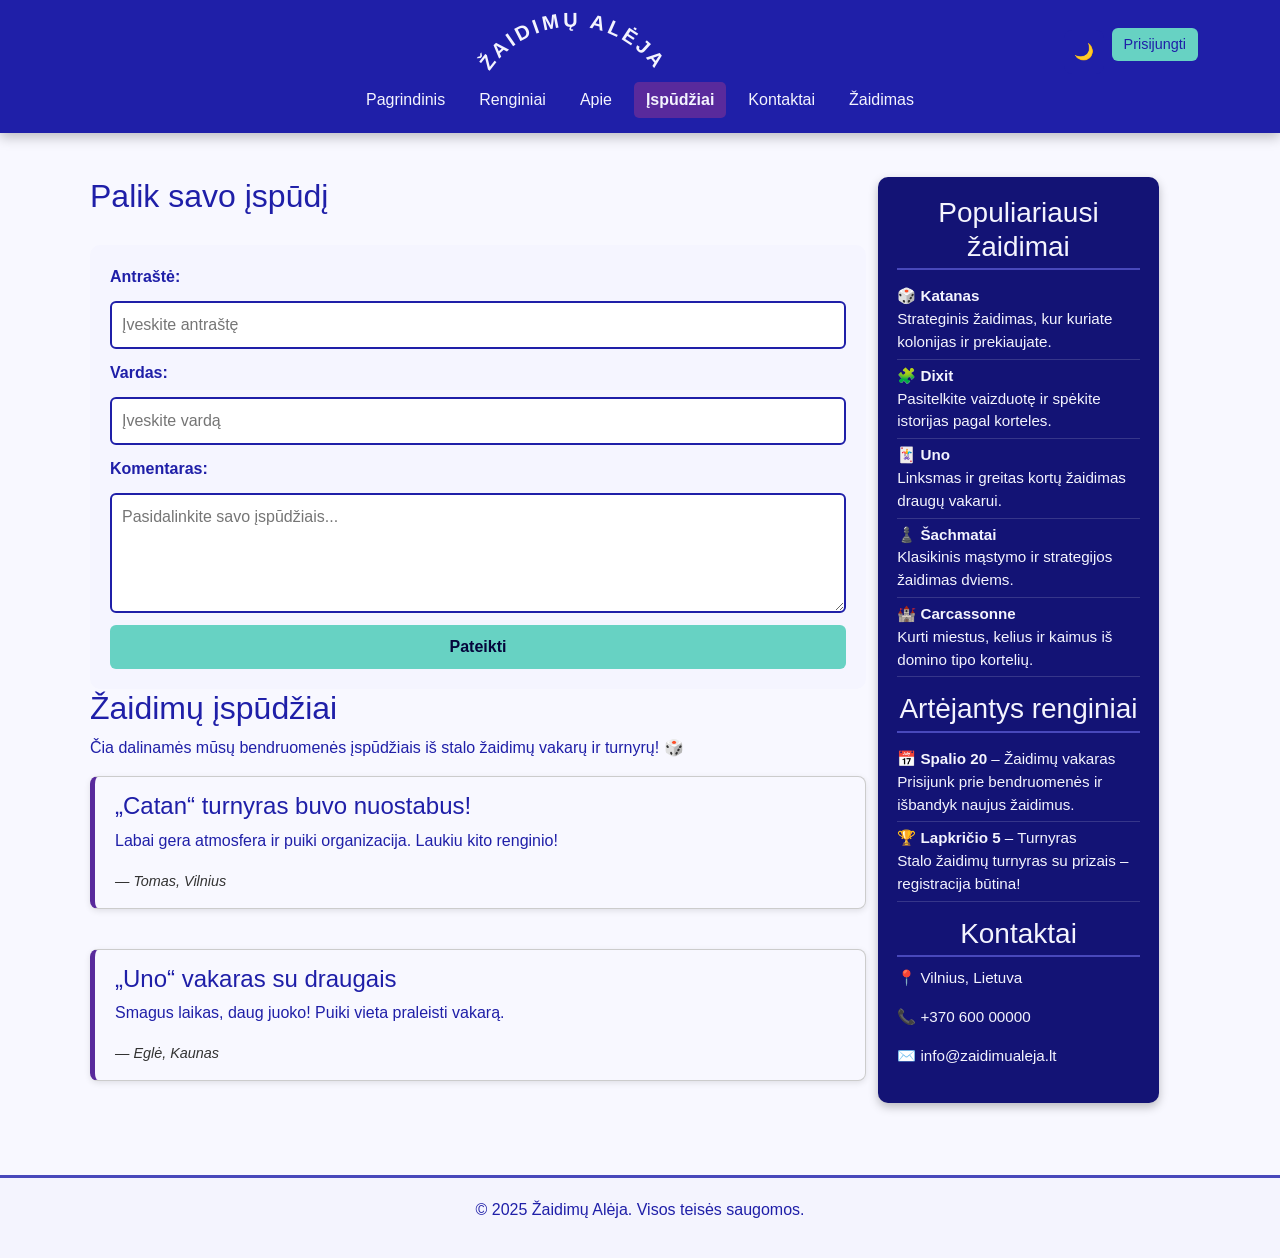
<file: įspūdžiai.html>
<!DOCTYPE html>
<html lang="lt">
<head>
  <meta charset="UTF-8">
  <meta name="viewport" content="width=device-width, initial-scale=1">
  <title>Renginiai – Žaidimų Alėja</title>
  <link rel="icon" type="image/png" href="nuotraukos/favicon.png">
  <link rel="stylesheet" href="https://cdn.jsdelivr.net/npm/bootstrap@5.3.2/dist/css/bootstrap.min.css">
  <link rel="stylesheet" href="css/styles.css">
</head>
<body>

<header class="header">
  <div class="container">
    <div class="col-12 d-flex justify-content-between align-items-center">
      <div class="flex-grow-1 text-center">
        <div class="logo-wrapper">
          <svg viewBox="0 0 500 180" class="curved-title">
            <defs>
              <path id="curve" d="M 100,160 A 150,150 0 0 1 400,160" />
            </defs>
            <text fill="#F4F4FE" font-size="30" font-weight="bold">
              <textPath href="#curve" startOffset="50%" text-anchor="middle" letter-spacing="5">
                ŽAIDIMŲ ALĖJA
              </textPath>
            </text>
          </svg>
        </div>
      </div>
<div class="text-end d-flex align-items-center gap-2">
  <button id="nightModeBtn" class="night-btn">
    🌙
  </button>
  <a href="prisijungti.html" class="login-btn">Prisijungti</a>
</div>

    </div>

    <div class="row">
      <div class="col text-center">
        <nav class="nav justify-content-center mt-2">
          <a href="index.html">Pagrindinis</a>
          <a href="renginiai.html">Renginiai</a>
          <a href="apie.html">Apie</a>
          <a href="įspūdžiai.html" class="active">Įspūdžiai</a>
          <a href="kontaktai.html">Kontaktai</a>
          <a href="zaidimas.html">Žaidimas</a>
        </nav>
      </div>
    </div>
  </div>
  
</header>

  <!-- TURINYS -->
<main class="content container my-4">
  <div class="row g-4 align-items-start">

    <!-- MAIN -->
    <section class="main col-12 col-sm-12 col-md-8 col-lg-8 col-xl-9 col-xxl-9">
                  <h2 class="mb-4">Palik savo įspūdį</h2>
      <form id="reviewForm" data-storage="reviews_ispudziai" class="comment-form" action="#" method="post">

        <label for="review-title">Antraštė:</label>
        <input type="text" id="review-title" name="review-title" placeholder="Įveskite antraštę" required>

        <label for="user-name">Vardas:</label>
        <input type="text" id="user-name" name="user-name" placeholder="Įveskite vardą" required>

        <label for="user-comment">Komentaras:</label>
        <textarea id="user-comment" name="user-comment" rows="4" placeholder="Pasidalinkite savo įspūdžiais..." required></textarea>

        <button type="submit" class="filter-btn">Pateikti</button>
      </form>
      <h2>Žaidimų įspūdžiai</h2>
      <p>Čia dalinamės mūsų bendruomenės įspūdžiais iš stalo žaidimų vakarų ir turnyrų! 🎲</p>

<div class="reviews mt-3" id="reviewsList">
  <article class="review">
    <h4>„Catan“ turnyras buvo nuostabus!</h4>
    <p>Labai gera atmosfera ir puiki organizacija. Laukiu kito renginio!</p>
    <span>— Tomas, Vilnius</span>
  </article>

  <article class="review">
    <h4>„Uno“ vakaras su draugais</h4>
    <p>Smagus laikas, daug juoko! Puiki vieta praleisti vakarą.</p>
    <span>— Eglė, Kaunas</span>
  </article>
</div>

    </section>

    <!-- Dešinėje – sidebar -->
   <aside class="sidebar col-12 col-sm-12 col-md-4 col-lg-4 col-xl-3 col-xxl-3">
  <h3>Populiariausi žaidimai</h3>
  <ul class="game-list">
    <li>
      🎲 <strong>Katanas</strong><br>
      <span class="desc">Strateginis žaidimas, kur kuriate kolonijas ir prekiaujate.</span>
    </li>
    <li>
      🧩 <strong>Dixit</strong><br>
      <span class="desc">Pasitelkite vaizduotę ir spėkite istorijas pagal korteles.</span>
    </li>
    <li>
      🃏 <strong>Uno</strong><br>
      <span class="desc">Linksmas ir greitas kortų žaidimas draugų vakarui.</span>
    </li>
    <li>
      ♟️ <strong>Šachmatai</strong><br>
      <span class="desc">Klasikinis mąstymo ir strategijos žaidimas dviems.</span>
    </li>
    <li>
      🏰 <strong>Carcassonne</strong><br>
      <span class="desc">Kurti miestus, kelius ir kaimus iš domino tipo kortelių.</span>
    </li>
  </ul>

  <h3>Artėjantys renginiai</h3>
  <ul class="event-list">
    <li>
      📅 <strong>Spalio 20</strong> – Žaidimų vakaras<br>
      <span class="desc">Prisijunk prie bendruomenės ir išbandyk naujus žaidimus.</span>
    </li>
    <li>
      🏆 <strong>Lapkričio 5</strong> – Turnyras<br>
      <span class="desc">Stalo žaidimų turnyras su prizais – registracija būtina!</span>
    </li>
  </ul>

  <h3>Kontaktai</h3>
  <p>📍 Vilnius, Lietuva</p>
  <p>📞 +370 600 00000</p>
  <p>✉️ info@zaidimualeja.lt</p>
</aside>
</div>
  </main>

  <!-- FOOTER -->
  <footer class="footer">
    <p>&copy; 2025 Žaidimų Alėja. Visos teisės saugomos.</p>
  </footer>
  <script src="js/reviews.js" defer></script>
<script src="js/night.js" defer></script>
</body>
</html>
</file>
<file: css/styles.css>
* {
     box-sizing: border-box;
}
 body {
     margin: 0;
     padding: 0;
     font-family: "Segoe UI", Tahoma, Geneva, Verdana, sans-serif;
     background: #f8f8ff;
     color: #1F1FA8;
}
 .header {
     position: sticky;
     top: 0;
     background: #1F1FA8;
     color: #F4F4FE;
     padding: 15px 0;
     text-align: center;
     z-index: 1000;
     box-shadow: 0 4px 12px rgba(0, 0, 0, 0.25);
}
 .header h1 {
     margin: 0 !important;
     font-size: 2rem !important;
     letter-spacing: 1px;
  color: #F4F4FE;
}

.header-inner {
  display: flex;
  justify-content: space-between;
  align-items: center;
  position: relative;
  max-width: 1200px;
  margin: 0 auto;
  padding: 0 20px;
}

 .nav {
     margin-top: 8px;
     text-align: center;
}
 .nav a {
     color: #F4F4FE;
     text-decoration: none;
     padding: 6px 12px;
     margin: 0 5px;
     border-radius: 5px;
     display: inline-block;
     transition: all 0.2s ease-in-out;
}
 .nav a:hover {
     background: #4848BB;
}
 .nav a.active {
     background: #592A9C  !important;
     font-weight: bold;
}
 .content {
     padding: 20px;
}

.main-wrapper {
  display: block; 
  width: 100%;
  gap: 1.2rem;
  max-width: none;
}

.sidebar {
  /*max-width: 300px;*/
  background-color: #131375; 
  color: #F4F4FE;
  padding: 1.2rem;
  border-radius: 10px;
  font-size: 0.95rem;
  box-shadow: 0 4px 10px rgba(0, 0, 0, 0.25);
  box-sizing: border-box;
}

.filters {
  width: 100%;
  max-width: 200px;
  min-width: 170px;
  background: #131375;
  color: #F4F4FE;
  padding: 0.7rem;
  border-radius: 10px;
  font-size: 0.9rem;
  box-shadow: 0 4px 10px rgba(0,0,0,0.2);
}

 .filters h3 {
     text-align: center;
     font-size: 1.3rem;
     border-bottom: 2px solid #4848BB;
     padding-bottom: 10px;
}
 .filter-group {
     margin-bottom: 20px;
     padding: 10px;
     background: #1F1FA8;
     border-radius: 8px;
}
 .filter-group h4 {
     margin: 0 0 10px 0;
     font-size: 1.1rem;
}
 .filter-group label {
     display: flex;
     align-items: center;
     gap: 8px;
     margin-bottom: 8px;
     cursor: pointer;
}
 .filter-group input[type="checkbox"] {
     accent-color: #67D2C3;
     transform: scale(1.2);
}
 .filter-btn {
     width: 100%;
     padding: 10px;
     background: #67D2C3;
     color: #05053B;
     border: none;
     border-radius: 6px;
     font-weight: bold;
     cursor: pointer;
     transition: background 0.2s;
}
 .filter-btn:hover {
     background: #30AA99;
}
 .search-sort-wide {
     display: flex;
     justify-content: space-between;
     align-items: center;
     padding: 20px;
     gap: 20px;
    /* border-bottom: 2px solid #ddd;*/
     flex-wrap: wrap;
}
.main-content {
  display: grid;
  grid-template-columns: repeat(auto-fit, minmax(240px, 1fr));
  gap: 1.5rem;
  width: 100%;
  padding: 0 1rem;
  box-sizing: border-box;
}

.game-card {
  width: 100%;
  background: #F4F4FE;
  color: #1F1FA8;
  border-radius: 10px;
  padding: 1rem;
  text-align: center;
  box-shadow: 0 4px 10px rgba(0,0,0,0.1);
  font-size: 0.9rem;
  text-decoration: none;
  transition: 0.2s;
  display: flex;
  flex-direction: column;
  justify-content: space-between;
  min-width: 0;
}

 .game-card:hover {
     transform: translateY(-5px);
     box-shadow: 0 6px 15px rgba(0,0,0,0.25);
}
.game-card img {
  width: 100%;
  height: auto;
  max-width: 100%;
  object-fit: contain;
  border-radius: 6px;
  margin-bottom: 10px;
}

 .game-card h3 {
     margin: 8px 0 5px 0;
     font-size: 1.1rem;
     font-size: clamp(1rem, 1.2vw, 1.2rem);
}
 .price {
     font-size: 1.1rem;
     font-weight: bold;
     color: #30AA99;
     font-size: clamp(1rem, 1.2vw, 1.2rem);
}
 .sidebar h3 {
     border-bottom: 2px solid #4848BB;
     padding-bottom: 5px;
     margin-bottom: 10px;
     text-align: center;
}
 .sidebar ul {
     list-style-type: none;
     padding: 0;
     margin: 0 0 15px 0;
}
 .sidebar ul li {
     padding: 5px 0;
     border-bottom: 1px solid rgba(255, 255, 255, 0.15);
}
 .sidebar a {
     color: #67D2C3;
     text-decoration: none;
}
.pagination {
  display: flex;
  justify-content: center;
  gap: 10px;
}

 .pagination a {
     background: #1F1FA8;
     color: white;
     padding: 8px 14px;
     text-decoration: none;
     margin: 0 5px;
     border-radius: 4px;
     font-weight: bold;
}
 .pagination a.active, .pagination a:hover {
     background: #592A9C;
}
 .footer {
     background: #F4F4FE;
     color: #1F1FA8;
     padding: 20px;
     text-align: center;
     border-top: 3px solid #4848BB;
     margin-top: 20px;
}

.sort-select-inline {
    display: flex;
    align-items: center;
    gap: 10px;
    flex-shrink: 0;
}

.sort-select-inline label {
    font-weight: bold;
    color: #1F1FA8;
}

.sort-select-inline select {
    padding: 8px 10px;
    border-radius: 6px;
    border: 2px solid #1F1FA8;
    color: #1F1FA8;
    font-weight: bold;
    background-color: #fff;
}

 .login-btn {
     position: absolute;
     right: 30px;
     background: #67D2C3;
     color: #1F1FA8;
     padding: 6px 12px;
     border-radius: 6px;
     text-decoration: none;
     font-weight: 500;
     font-size: 0.9rem;
     transition: 0.3s ease;
}
 .login-btn:hover {
     background: #30AA99;
}

 .kontaktai-container {
     display: flex;
     max-width: 1200px;
     flex-direction: row;
     align-items: center;
     justify-content: center;
     margin-left: 180px;
     padding: 40px;
     gap: 40px;
     box-sizing: border-box;
}
 .contact-main {
    flex-grow: 1;
     max-width: calc(100% - 340px);
     width: 100%;
     box-sizing: border-box;
}
.contact-form {
    width: 100%;
    max-width: 1300px;
    margin-top: 25px;
    display: flex;
    flex-direction: column;
    gap: 15px;
    background-color: #f5f5ff;
    padding: 20px;
    border-radius: 10px;
    box-shadow: 0 4px 10px rgba(0, 0, 0, 0.1);
    box-sizing: border-box;
}

 .contact-form label {
     display: block;
     margin-top: 10px;
     font-weight: bold;
     color: #1F1FA8;
}
 .contact-form input, .contact-form textarea, .contact-form select {
     width: 100%;
     padding: 10px;
     margin-top: 4px;
     border: 2px solid #1F1FA8;
     border-radius: 6px;
     font-size: 1rem;
     outline: none;
     background-color: #fff;
     color: #1F1FA8;
     box-sizing: border-box;
}
 .contact-form input:focus, .contact-form textarea:focus, .contact-form select:focus {
     border-color: #592A9C;
     box-shadow: 0 0 6px rgba(89, 42, 156, 0.6);
}
 .contact-form button {
     width: 100%;
     margin-top: 20px;
}
 .content-container {
    max-width: 100%;
     display: flex;
     gap: 40px;
     padding: 40px;
     box-sizing: border-box;
     align-items: flex-start;

}
 .comment-form {
     margin-top: 30px;
     padding: 20px;
     background-color: #f5f5ff;
     border-radius: 10px;
     display: flex;
     flex-direction: column;
     gap: 12px;
}
 .comment-form label {
     font-weight: bold;
     color: #1F1FA8;
}
 .comment-form input, .comment-form textarea {
     padding: 10px;
     border: 2px solid #1F1FA8;
     border-radius: 6px;
     font-size: 1rem;
     outline: none;
}
 .comment-form input:focus, .comment-form textarea:focus {
     border-color: #592A9C;
     box-shadow: 0 0 6px rgba(89, 42, 156, 0.6);
}
 .comment-form button {
     align-self: flex-start;
     background: #67D2C3;
     color: #05053B;
     padding: 10px 20px;
     border-radius: 6px;
     font-weight: bold;
     border: none;
     cursor: pointer;
     transition: background 0.3s ease;
}
 .comment-form button:hover {
     background: #30AA99;
}
 .event-card {
     display: flex;
     justify-content: space-between;
     align-items: flex-start;
     background-color: #f5f5ff;
     border-radius: 10px;
     padding: 20px;
     margin-bottom: 20px;
     gap: 20px;
     box-shadow: 0 2px 6px rgba(0, 0, 0, 0.05);
}
 .event-info {
     flex-grow: 1;
     color: #1F1FA8;
     font-family: inherit;
}
 .event-info h3 {
     margin-top: 0;
     margin-bottom: 10px;
     font-size: 1.3rem;
}
 .event-info p {
     margin: 5px 0;
     line-height: 1.5;
}
 .event-action {
     flex-shrink: 0;
}
 .event-action .filter-btn {
     padding: 10px 20px;
     background-color: #63d1c9;
     border: none;
     border-radius: 8px;
     color: #000;
     font-weight: bold;
     cursor: pointer;
     text-decoration: none;
     transition: background-color 0.2s ease;
     display: inline-block;
}
 .event-action .filter-btn:hover {
     background-color: #4ac7bd;
}
.prisijungti-container {
    display: flex;
    justify-content: center;
    align-items: center;
    padding: 40px;
    min-height: calc(100vh - 160px);
    box-sizing: border-box;
}
 .login-section {
     width: 100%;
     max-width: 500px;
     background-color: #f5f5ff;
     padding: 30px;
     border-radius: 12px;
     box-shadow: 0 4px 16px rgba(0, 0, 0, 0.1);
     text-align: center;
}
 .login-section h2 {
     margin-bottom: 20px;
     color: #1F1FA8;
     text-align: center;
}
 .form-bottom-text {
     margin-top: 20px;
     font-size: 0.95rem;
}
 .form-bottom-text a {
     color: #592A9C;
     text-decoration: none;
     font-weight: bold;
}
 .form-bottom-text a:hover {
     text-decoration: underline;
}
 .product-box {
    display: flex;
    margin-right:auto;
    gap: 40px;
    background-color: #f5f5ff;
    padding: 30px;
    border-radius: 12px;
    box-shadow: 0 4px 12px rgba(0,0,0,0.1);
    max-width: 2000px;
    width: 100%;
    flex-direction: row;
    align-items: flex-start;
    flex-wrap: nowrap; 
}

 .product-image img {
     width: 300px;

}
 .product-info {
     flex: 1;
}
 .product-info h2 {
     margin-top: 0;
     color: #1F1FA8;
}
 .product-info .price {
     font-size: 1.2rem;
     margin-top: 15px;
     color: #592A9C;
}
 .reviews {
     display: flex;
     flex-direction: column;
     gap: 20px;
     margin: 20px 0 30px 0;
}
 .reviews-section {
     margin-right:auto;
     margin-top:20px;
     background-color: #f5f5ff;
     padding: 30px;
     border-radius: 12px;
     max-width: 1000px;
     width: 100%;
}
.review {
    background-color: #f8f8ff;
    padding: 15px 20px;
    margin-bottom: 20px;
    border-radius: 8px;
    border: 1px solid #ccc;
    border-left: 5px solid #592A9C;
    box-shadow: 0 2px 6px rgba(0, 0, 0, 0.1);
}
 .review h4 {
     margin-top: 0;
     color: #1F1FA8;
}
 .review span {
     font-style: italic;
     font-size: 0.9rem;
     color: #333;
}
 .product-details {
     list-style: none;
     padding: 0;
     margin-top: 10px;
}
 .product-details li {
     margin-bottom: 6px;
     font-size: 1rem;
}

.logo {
  position: absolute;
  left: 50%;
  transform: translateX(-50%);
}

.logo h1 {
  margin: 0;
}

.main {
  max-width: 800px;
}

.search-sort-wrapper {
    max-width: 1200px;
    margin: 25px auto 10px;
    display: flex;
    justify-content: space-between;
    align-items: center;
    gap: 20px;
    padding: 0 20px;
    flex-wrap: wrap;
    
}

.search-container {
    position: relative;
    flex: 1;
    width: 100%; 
}

.search-container input {
    width: 100%;
    padding: 12px 45px 12px 15px;
    font-size: 1rem;
    border: 2px solid #1F1FA8;
    border-radius: 8px;
    outline: none;
    box-sizing: border-box;
}

.search-container input:focus {
    border-color: #592A9C;
    box-shadow: 0 0 6px rgba(89, 42, 156, 0.6);
}

.search-input {
    width: 100%;
    padding-left: 15px;
    padding-right: 40px;
    height: 45px;
    border: 3px solid #1F1FA8;
    border-radius: 10px;
    font-size: 16px;
    box-sizing: border-box;
}

.search-input:focus {
    border-color: #592A9C;
    box-shadow: 0 0 6px rgba(89, 42, 156, 0.6);
}

.search-icon {
    position: absolute;
    right: 12px;
    top: 50%;
    transform: translateY(-50%);
    font-size: 22px;
    background: none;
    border: none;
    color: #1F1FA8;
    cursor: pointer;
    padding: 0;
    height: 100%;
    display: flex;
    align-items: center;
}

.search-wrapper {
      flex: 1 1 250px;
  min-width: 200px;
  max-width: 100%;
}
    .toggle-checkbox { display: none; }
    .toggle-filters {
      display: inline-block;
      background-color: #1F1FA8;
      color: white;
      padding: 10px 15px;
      border-radius: 6px;
      cursor: pointer;
      margin-bottom: 1rem;
      font-weight: bold;
      width: 100%;   
      border: none;
      font-weight: bold;
      text-align: center;    
    }

    .mobile-filters {
      display: none;
      background: #131375;
      color: #fff;
      padding: 1rem;
      border-radius: 10px;
      margin-bottom: 1rem;
    }
    .toggle-checkbox:checked + .toggle-filters + .mobile-filters {
      display: block;
    }
.game-card {
  background: rgba(255, 255, 255, 0.15);
  backdrop-filter: blur(6px);
  border-radius: 12px;
  box-shadow: 0 8px 16px rgba(0, 0, 0, 0.2);
  transition: transform 0.3s ease;
}
.game-card:hover {
  transform: scale(1.03);
}

input[type="checkbox"] {
  appearance: none;
  width: 18px;
  height: 18px;
  border: 2px solid #5ea8ff;
  border-radius: 4px;
  background: white;
  position: relative;
  cursor: pointer;
  vertical-align: middle;
  transition: all 0.2s ease-in-out;
}

input[type="checkbox"]:checked::after {
  content: "✔";
  color: #05053B; 
  font-size: 14px;
  position: absolute;
  left: 50%;
  top: 50%;
  transform: translate(-50%, -50%);
  font-weight: bold;
}
.logo-wrapper {
  text-align: center;
  margin-bottom: -70px;
}

.curved-title {
  width: 100%;
  height: 120px;
  overflow: visible;
}
.curved-title text {
  transition: all 0.3s ease-in-out;
}

.curved-title:hover textPath {
  animation: svg-glow 1.5s infinite alternate ease-in-out;
  fill: #ffffff;
}

@keyframes svg-glow {
  from {
    text-shadow: 0 0 5px #67D2C3, 0 0 10px #67D2C3;
  }
  to {
    text-shadow: 0 0 10px #67D2C3, 0 0 20px #30AA99;
  }
}

.game-card {
  max-width: 400px; 
  margin: 0 auto;  
}
.no-results {
  text-align: center;
  margin: 40px auto;
  padding: 20px 30px;
  font-size: 1.3rem;
  font-weight: bold;
  color: #592A9C;
  background: #f5f5ff;
  border-radius: 12px;
  box-shadow: 0 4px 12px rgba(0,0,0,0.1);
  max-width: 400px;
}

.night-btn {
  width: 100%;
  margin-top: 15px;
  padding: 10px;
  border: none;
  border-radius: 8px;
  background: #1F1FA8;
  color: #fff;
  font-weight: bold;
  cursor: pointer;
  transition: 0.2s ease;
}

.night-btn:hover {
  background: #4848BB;
}

body.dark {
  background-color: #0f1126;
  color: #e6e6f0;
}

body.dark .header {
  background-color: #0b0d1f;
}

body.dark .sidebar,
body.dark .filters,
body.dark .game-card,
body.dark .footer {
  background-color: #1a1d3a;
  color: #e6e6f0;
}

body.dark h1,
body.dark h2,
body.dark h3,
body.dark h4 {
  color: #b7c7ff;
}

body.dark input,
body.dark select,
body.dark textarea {
  background-color: #12142e;
  color: #fff;
  border-color: #5e73ff;
}
.login-btn {
  position: static;
}

body.dark .filters {
  background-color: #15182f;
  color: #e6e6f0;
}

body.dark .filter-group {
  background-color: #1c2040; 
  border: 1px solid rgba(255,255,255,0.05);
}

body.dark .filter-group h4,
body.dark .filters h3 {
  color: #b7c7ff;
}
body.dark input[type="checkbox"] {
  border-color: #6f78c8;
  background-color: #0f1224;
}

body.dark input[type="checkbox"]:checked {
  background-color: #3f4cff;
  border-color: #3f4cff;
}

body.dark .event-card {
  background: #1a1d3a; 
  color: #e6e6f0;
  box-shadow: 0 4px 14px rgba(0,0,0,0.45);
  border: 1px solid rgba(255,255,255,0.06);
}

body.dark .event-info {
  color: #e6e6f0;
}

body.dark .event-info h3 {
  color: #b7c7ff;
}

body.dark .event-info p,
body.dark .event-info strong {
  color: #e6e6f0;
}

body.dark .event-action .filter-btn {
  background: #67D2C3;
  color: #05053B;
}

body.dark .event-action .filter-btn:hover {
  background: #30AA99;
}

body.dark .comment-form{
  background: #1a1d3a;
  color: #e6e6f0;
  border: 1px solid rgba(255,255,255,0.06);
  box-shadow: 0 4px 14px rgba(0,0,0,0.45);
}

body.dark .comment-form label{
  color: #b7c7ff;
}

body.dark .comment-form input,
body.dark .comment-form textarea{
  background: #12142e;
  color: #ffffff;
  border-color: #5e73ff;
}

body.dark .comment-form input::placeholder,
body.dark .comment-form textarea::placeholder{
  color: rgba(230,230,240,0.55);
}

body.dark .comment-form .filter-btn{
  background: #67D2C3;
  color: #05053B;
}
body.dark .comment-form .filter-btn:hover{
  background: #30AA99;
}

body.dark .review{
  background: #1a1d3a;
  color: #e6e6f0;
  border: 1px solid rgba(255,255,255,0.06);
  border-left: 5px solid #5e73ff; 
}

body.dark .review h4{
  color: #b7c7ff;
}

body.dark .review span{
  color: rgba(230,230,240,0.7);
}

body.dark .contact-form{
  background: #1a1d3a;
  color: #e6e6f0;
  border: 1px solid rgba(255,255,255,0.06);
  box-shadow: 0 4px 14px rgba(0,0,0,0.45);
}

body.dark .contact-form label{
  color: #b7c7ff;
}

body.dark .contact-form input,
body.dark .contact-form textarea,
body.dark .contact-form select{
  background: #12142e;
  color: #ffffff;
  border-color: #5e73ff;
}

body.dark .contact-form input::placeholder,
body.dark .contact-form textarea::placeholder{
  color: rgba(230,230,240,0.55);
}

body.dark .contact-form input:focus,
body.dark .contact-form textarea:focus,
body.dark .contact-form select:focus{
  border-color: #67D2C3;
  box-shadow: 0 0 0 3px rgba(103, 210, 195, 0.20);
}

body.dark .contact-form .filter-btn{
  background: #67D2C3;
  color: #05053B;
}
body.dark .contact-form .filter-btn:hover{
  background: #30AA99;
}

.prisijungti-container {
  min-height: calc(100vh - 200px);
  display: flex;
  align-items: center;
  justify-content: center;
  padding: 40px 16px;
}

.login-section {
  background: #f4f4fe;
  border-radius: 18px;
  padding: 40px;
  max-width: 480px;
  width: 100%;
  box-shadow: 0 10px 40px rgba(0,0,0,0.15);
  text-align: center;
}

.login-section h2 {
  margin-bottom: 24px;
  font-weight: 700;
  color: #2b2be3;
}

.login-section label {
  display: block;
  text-align: left;
  font-weight: 600;
  margin-top: 16px;
  margin-bottom: 6px;
}

.login-section input {
  width: 100%;
  padding: 12px 14px;
  border-radius: 10px;
  border: 2px solid #2b2be3;
  background: #fff;
  color: #111;
}

.login-section input::placeholder {
  color: #777;
}

.login-section .filter-btn {
  margin-top: 24px;
  width: 100%;
  padding: 14px;
  border-radius: 12px;
  font-size: 18px;
  font-weight: 600;
}

.form-bottom-text {
  margin-top: 18px;
}

.form-bottom-text a {
  color: #6c3df0;
  font-weight: 600;
  text-decoration: none;
}

.form-bottom-text a:hover {
  text-decoration: underline;
}

body.dark {
  background: radial-gradient(circle at top, #0d1029, #050611);
  color: #e6e6f0;
}

body.dark .login-section {
  background: #161a3a;
  color: #e6e6f0;
}

body.dark .login-section h2 {
  color: #b6c3ff;
}

body.dark .login-section label {
  color: #cfd6ff;
}

body.dark .login-section input {
  background: #0f1333;
  color: #fff;
  border-color: #4f5dff;
}

body.dark .login-section input::placeholder {
  color: #8f95c5;
}

body.dark .login-section .filter-btn {
  background: #6fdac8;
  color: #051014;
}

body.dark .login-section .filter-btn:hover {
  background: #5bcab8;
}

body.dark .form-bottom-text a {
  color: #9aa5ff;
}

body.dark .product-box {
  background: #1a1d3a;
  color: #e6e6f0;
  border: 1px solid rgba(255,255,255,0.06);
  box-shadow: 0 10px 30px rgba(0,0,0,0.55);
}

body.dark .product-info h2 {
  color: #b7c7ff;
}

body.dark .product-info p {
  color: #e6e6f0;
}

body.dark .product-details li,
body.dark .product-details strong {
  color: #e6e6f0;
}

body.dark .product-info .price,
body.dark .product-info .price strong {
  color: #67D2C3;
}

body.dark .product-info .filter-btn {
  background: #67D2C3;
  color: #05053B;
}
body.dark .product-info .filter-btn:hover {
  background: #30AA99;
}

body.dark .reviews-section {
  background: transparent;
  color: #e6e6f0;
}

body.dark .reviews-section h3 {
  color: #b7c7ff;
}

body.dark .comment-form {
  background: #1a1d3a;
  color: #e6e6f0;
  border: 1px solid rgba(255,255,255,0.06);
  box-shadow: 0 4px 14px rgba(0,0,0,0.45);
}

body.dark .comment-form label {
  color: #b7c7ff;
}

body.dark .comment-form input,
body.dark .comment-form textarea {
  background: #12142e;
  color: #ffffff;
  border-color: #5e73ff;
}

body.dark .comment-form input::placeholder,
body.dark .comment-form textarea::placeholder {
  color: rgba(230,230,240,0.55);
}

body.dark .comment-form input:focus,
body.dark .comment-form textarea:focus {
  border-color: #67D2C3;
  box-shadow: 0 0 0 3px rgba(103,210,195,0.2);
}

body.dark .review {
  background: #1a1d3a;
  color: #e6e6f0;
  border: 1px solid rgba(255,255,255,0.06);
  border-left: 5px solid #5e73ff;
}

body.dark .review h4 {
  color: #b7c7ff;
}

body.dark .review span {
  color: rgba(230,230,240,0.7);
}
.is-invalid {
  border-color: #dc3545 !important;
  box-shadow: 0 0 0 3px rgba(220,53,69,0.15);
}
.invalid-feedback{
  display:block;
  margin-top:6px;
  color:#dc3545;
  font-weight:600;
  font-size:0.9rem;
}
.event-modal {
  position: fixed;
  inset: 0;
  background: rgba(0,0,0,0.6);
  display: none;
  align-items: center;
  justify-content: center;
  z-index: 9999;
}

.event-modal.active {
  display: flex;
}

.event-modal-content {
  background: var(--bg, #fff);
  padding: 24px;
  width: 100%;
  max-width: 400px;
  border-radius: 10px;
}

.event-modal-content h3 {
  margin-bottom: 16px;
  text-align: center;
}

.event-modal-content input {
  width: 100%;
  padding: 8px;
  margin-bottom: 12px;
}

.modal-actions {
  display: flex;
  gap: 10px;
  justify-content: space-between;
}

.filter-btn.secondary {
  background: #777;
}

.event-modal{
  display: none;
  position: fixed;
  inset: 0;
  z-index: 9999;
  background: rgba(0,0,0,0.55);
  align-items: center;
  justify-content: center;
}

.event-modal.active{
  display: flex;
}

.event-modal-content{
  width: min(520px, 100%);
  padding: 24px;
  border-radius: 16px;
  background: #F4F4FE;
  color: #1F1FA8;
  box-shadow: 0 20px 60px rgba(0,0,0,0.35);
}

.event-modal-content label{
  margin-top: 12px;
  font-weight: 700;
}

.event-modal-content input{
  width: 100%;
  padding: 10px 12px;
  border-radius: 10px;
  border: 2px solid #1F1FA8;
  background: #fff;
  color: #1F1FA8;
}

body.dark .event-modal{
  background: rgba(0,0,0,0.7);
}

body.dark .event-modal-content{
  background: #131a3a;
  color: #F4F4FE;
  border: 1px solid rgba(255,255,255,0.1);
  box-shadow: 0 25px 80px rgba(0,0,0,0.7);
}

body.dark .event-modal-content input{
  background: rgba(255,255,255,0.06);
  color: #F4F4FE;
  border-color: rgba(103,210,195,0.6);
}

body.dark .event-modal-content input::placeholder{
  color: rgba(244,244,254,0.65);
}
#wordDisplay {
  font-size: 2em;
  letter-spacing: 12px;
  margin: 20px 0;
}

#letterButtons button {
  margin: 5px;
  padding: 10px 15px;
  font-size: 16px;
  cursor: pointer;
}

#status {
  margin-top: 20px;
  font-size: 18px;
}

#restartBtn {
  margin-top: 20px;
  padding: 10px 20px;
  font-size: 16px;
}
.letter-grid {
  display: flex;
  flex-wrap: wrap;
  justify-content: center;
  gap: 8px;
  max-width: 600px;
  margin: 20px auto;
}

.letter-grid button {
  flex: 0 0 40px;
  height: 40px;
  text-transform: uppercase;
  font-weight: bold;
  border-radius: 8px;
}
.karstykle-img {
  width: 100%;
  max-width: 100%;
  height: auto;
  max-height: 350px; 
  object-fit: contain;
  display: block;
  margin: 0 auto;
}
</file>
